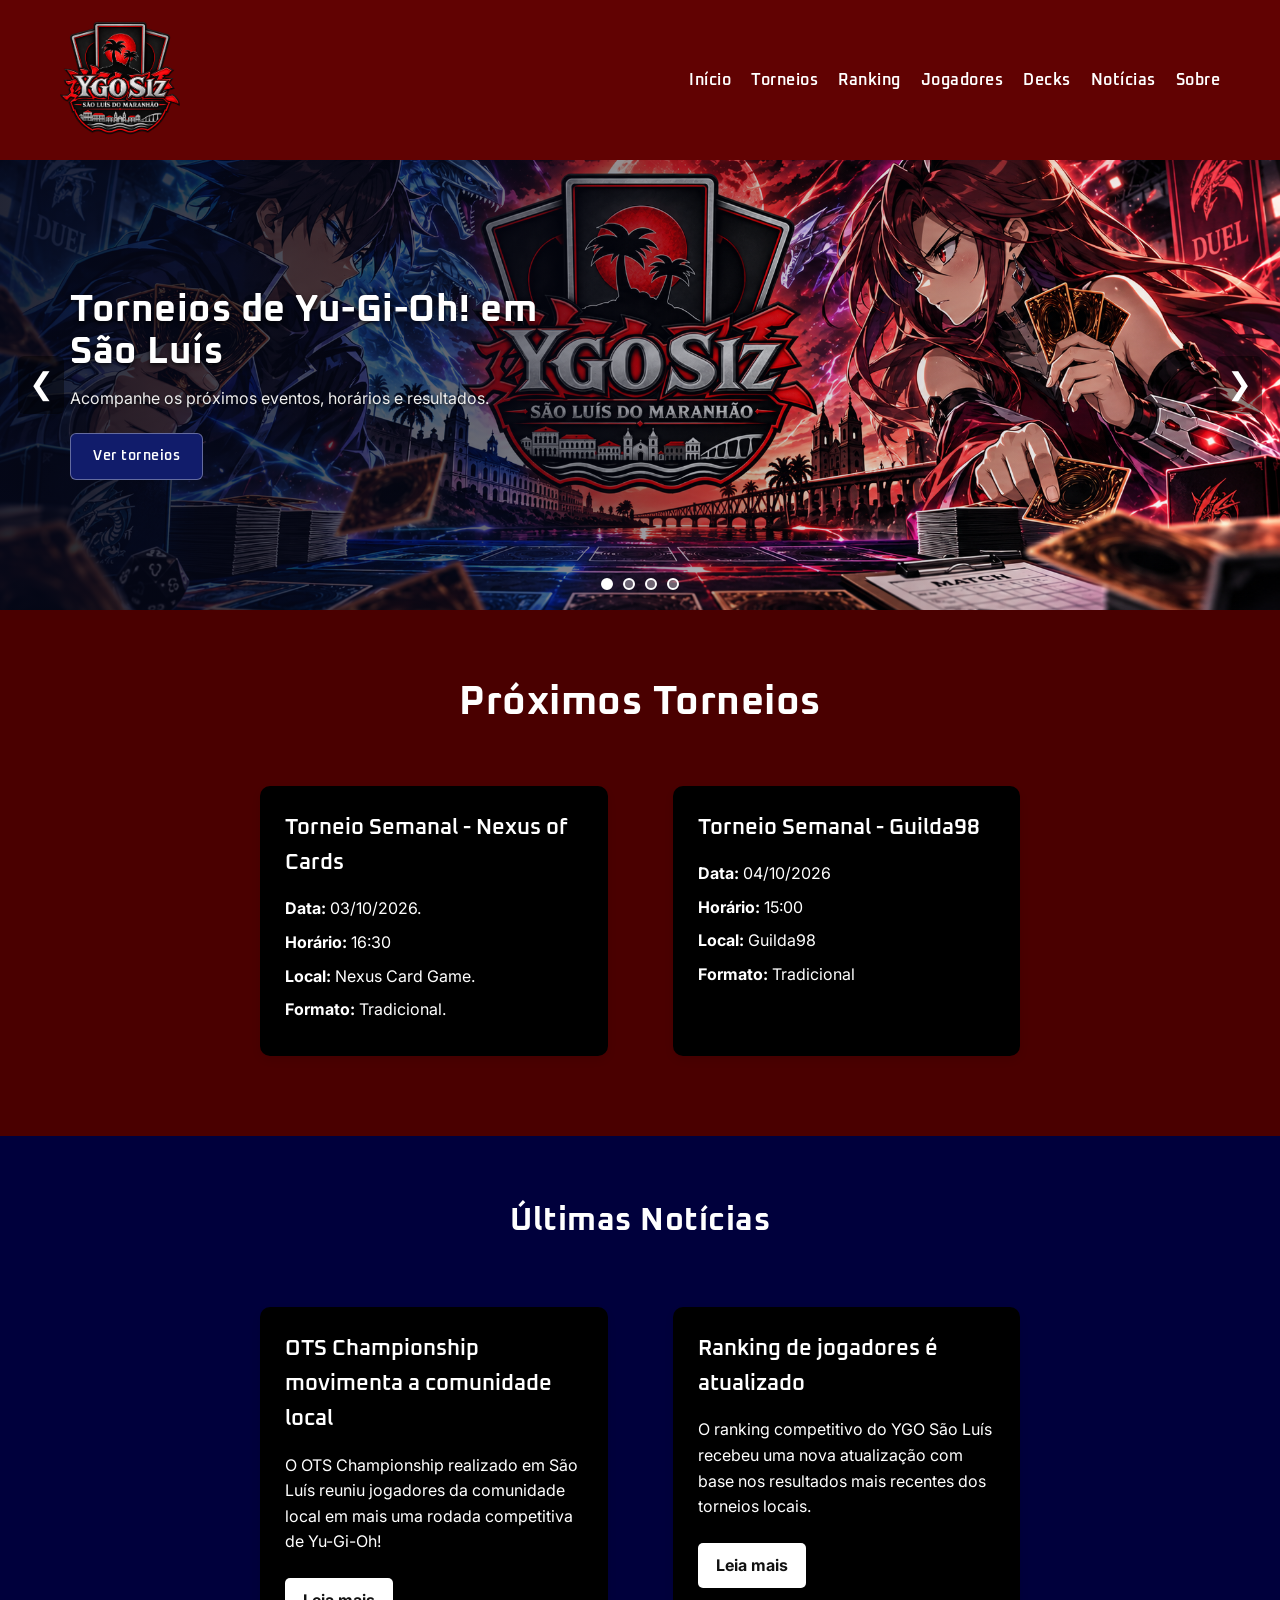
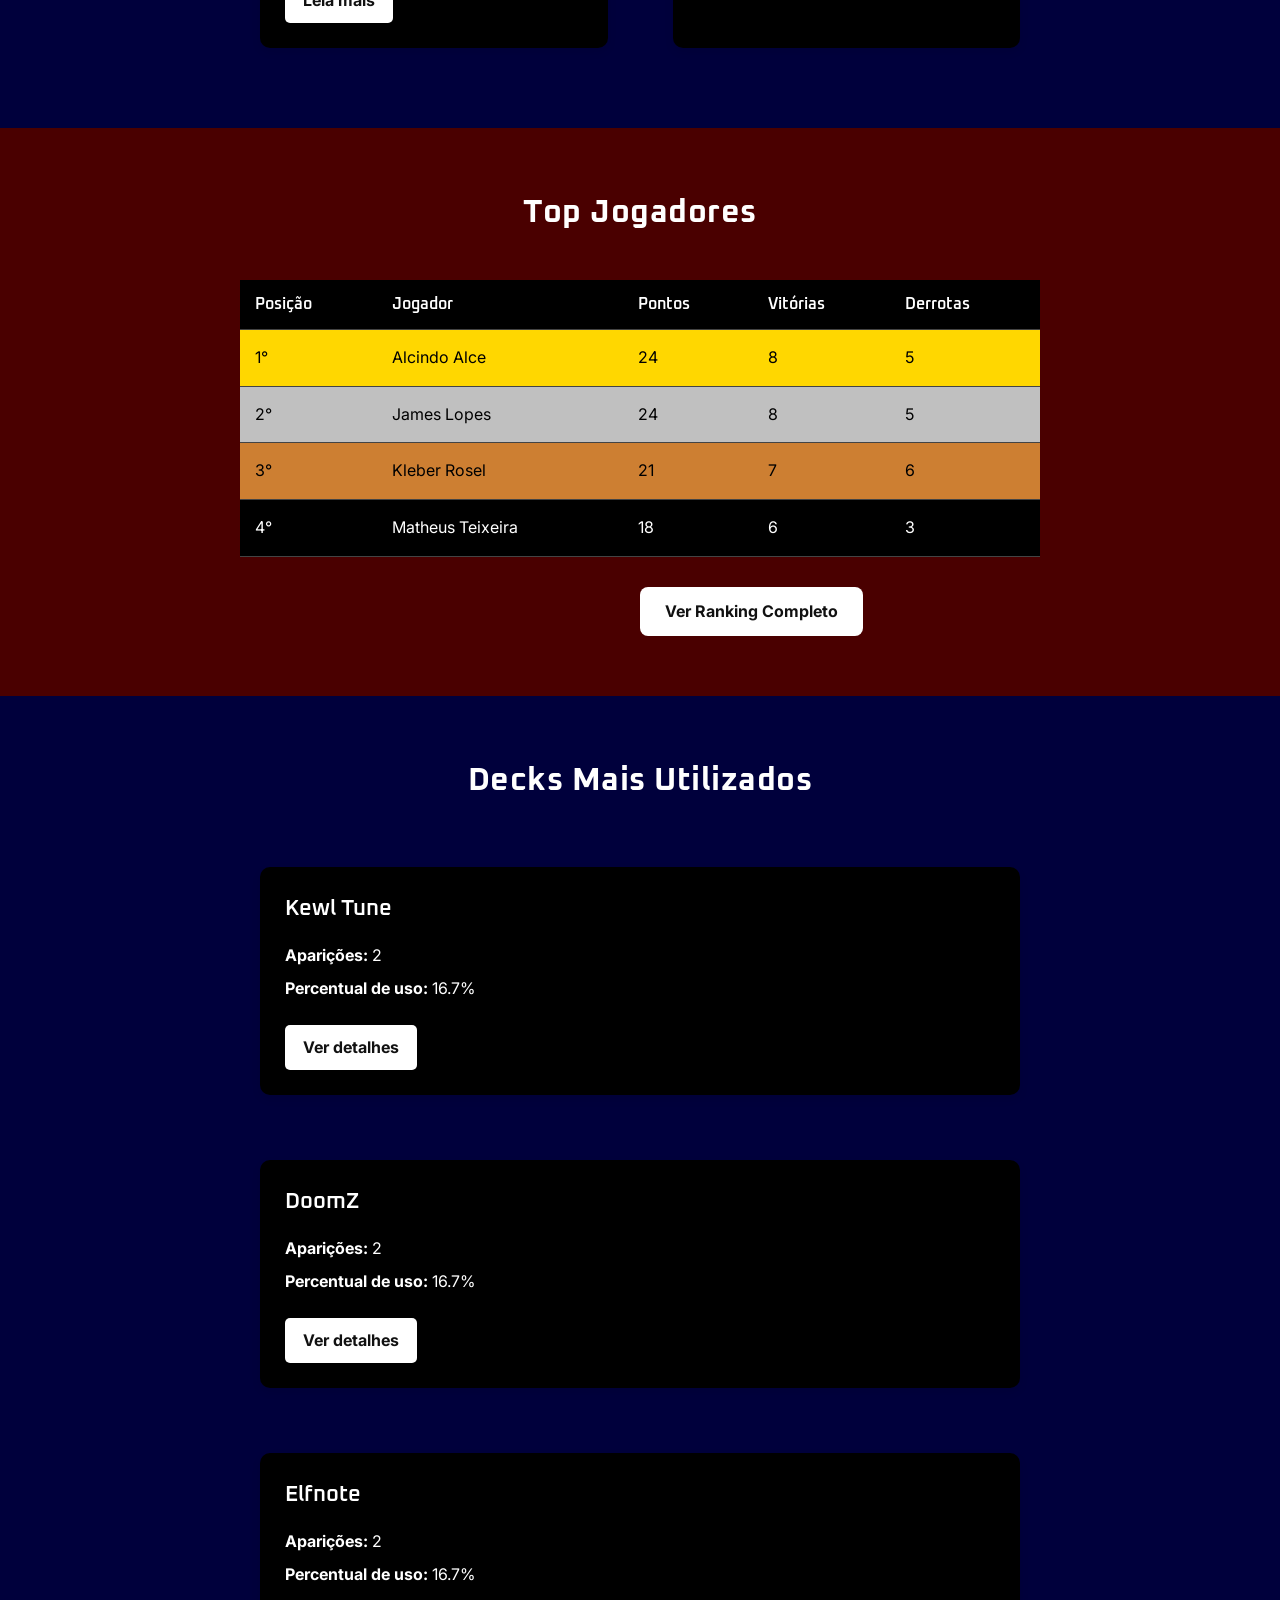
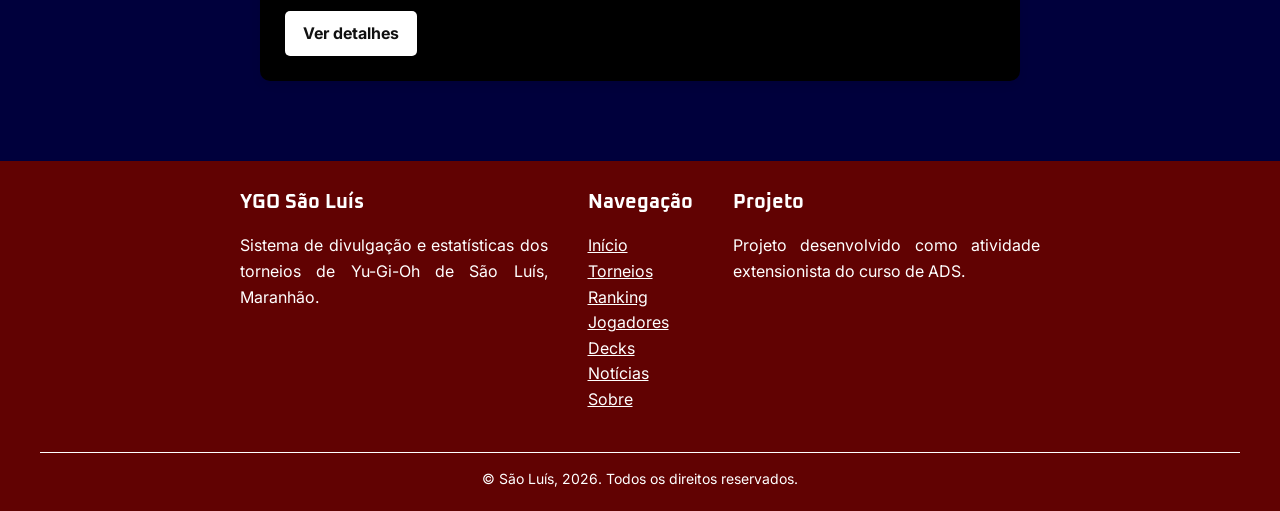
<file: index.html>
<!DOCTYPE html>
    <html lang="pt-br">
        <head>
            <meta charset="UTF-8" />
            <meta name="viewport" content="width=device-width, initial-scale=1.0" />

            <title> Yu-Gi-Oh! São Luís</title>

            <link rel="stylesheet" href="css/style.css">
        </head>
        <body>

            <header>
               <div class="logo">
                    <a href="index.html">
                        <img
                            src="imgYGO/logo-ygo-slz.png"
                            alt="YGO São Luís do Maranhão">
                    </a>
                </div>


                <nav>
                    <ul>
                        <li><a href="index.html">Início</a></li>
                        <li><a href="torneios.html">Torneios</a></li>
                        <li><a href="ranking.html">Ranking</a></li>
                        <li><a href="jogadores.html">Jogadores</a></li>
                        <li><a href="decks.html">Decks</a></li>
                        <li><a href="noticias.html">Notícias</a></li>
                        <li><a href="sobre.html">Sobre</a></li>                      
                    </ul>
                </nav>


            </header>
            <main>
                <section id="banner" class="banner-slider" aria-label="Destaques do YGO São Luís">

                    <div class="slides">

                        <article class="slide ativo" data-link="torneios.html">
                            <img src="imgYGO/banner-torneios.png" alt="Torneios de Yu-Gi-Oh! em São Luís">
                            <div class="slide-overlay">
                                <div class="banner-conteudo">
                                    <h2>Torneios de Yu-Gi-Oh! em São Luís</h2>
                                    <p>Acompanhe os próximos eventos, horários e resultados.</p>
                                    <a href="torneios.html">Ver torneios</a>
                                </div>
                            </div>
                        </article>

                        <article class="slide" data-link="ranking.html">
                            <img src="imgYGO/banner-ranking.png" alt="Ranking dos jogadores de Yu-Gi-Oh! de São Luís">
                            <div class="slide-overlay">
                                <div class="banner-conteudo">
                                    <h2>Ranking da comunidade</h2>
                                    <p>Veja os jogadores com melhor desempenho nos torneios locais.</p>
                                    <a href="ranking.html">Ver ranking</a>
                                </div>
                            </div>
                        </article>

                        <article class="slide" data-link="decks.html">
                            <img src="imgYGO/banner-decks.png" alt="Decks e estatísticas do YGO São Luís">
                            <div class="slide-overlay">
                                <div class="banner-conteudo">
                                    <h2>Decks e estatísticas</h2>
                                    <p>Conheça os decks mais utilizados e seus resultados.</p>
                                    <a href="decks.html">Ver decks</a>
                                </div>
                            </div>
                        </article>

                        <article class="slide" data-link="noticias.html">
                            <img src="imgYGO/banner-noticias.png" alt="Notícias de Yu-Gi-Oh!">
                            <div class="slide-overlay">
                                <div class="banner-conteudo">
                                    <h2>Notícias do mundo de Yu-Gi-Oh!</h2>
                                    <p>Acompanhe novidades, lançamentose informações da comunidade.</p>
                                    <a href="noticias.html">Ver notícias</a>
                                </div>
                            </div>
                        </article>

                    </div>

                    <button class="slider-seta slider-anterior" type="button" aria-label="Slide anterior">&#10094;</button>
                    <button class="slider-seta slider-proximo" type="button" aria-label="Próximo slide">&#10095;</button>

                    <div class="controles-slider" aria-label="Selecionar destaque">
                        <button class="botao-slide ativo" type="button" data-slide="0" aria-label="Mostrar slide 1"></button>
                        <button class="botao-slide" type="button" data-slide="1" aria-label="Mostrar slide 2"></button>
                        <button class="botao-slide" type="button" data-slide="2" aria-label="Mostrar slide 3"></button>
                        <button class="botao-slide" type="button" data-slide="3" aria-label="Mostrar slide 4"></button>
                    </div>

                </section>

                <section id="torneios">
                    <h2> Próximos Torneios </h2>
                        <div class="lista-torneios">
                        <article class="card-torneio">
                            <h3>Torneio Semanal - Nexus of Cards</h3>
                                <p><strong>Data:</strong> 03/10/2026.</p>
                                <p><strong>Horário:</strong> 16:30</p>
                                <p><strong>Local:</strong> Nexus Card Game.</p>
                                <p><strong>Formato:</strong> Tradicional.</p>
                        </article>

                        <article class="card-torneio">
                             <h3>Torneio Semanal - Guilda98</h3>
                                <p><strong>Data:</strong> 04/10/2026</p>
                                <p><strong>Horário:</strong> 15:00</p>
                                <p><strong>Local:</strong> Guilda98</p>
                                <p><strong>Formato:</strong> Tradicional</p>
                        </article>
                        </div>
                </section>

                <section id="noticias">
                    <h2> Últimas Notícias</h2>
                        <div class="lista-noticias">
                        <article class="card-noticia">
                            <h3>OTS Championship movimenta a comunidade local</h3>
                                <p> O OTS Championship realizado em São Luís
                                    reuniu jogadores da comunidade local em mais
                                    uma rodada competitiva de Yu-Gi-Oh!
                                </p>
                            <a href="noticias.html">
                                Leia mais
                            </a>
                        </article>

                        <article class="card-noticia">
                            <h3>Ranking de jogadores é atualizado</h3>
                                <p> O ranking competitivo do YGO São Luís recebeu
                                    uma nova atualização com base nos resultados
                                    mais recentes dos torneios locais.
                                </p>
                            <a href="noticias.html">
                                Leia mais
                            </a>
                       
                        </article> 
                        </div>
                </section>

                <section id="ranking">
                    <h2> Top Jogadores</h2>
                        <div class="tabela-ranking">
                        <table>

                        <thead>
                            <tr>
                                <th>Posição</th>
                                <th>Jogador</th>
                                <th>Pontos</th>
                                <th>Vitórias</th>
                                <th>Derrotas</th>
                            </tr>
                        </thead>

                        <tbody id="ranking-home">
                            
                        </tbody>
                        </table>
                        </div>

                        <a href="ranking.html">
                            Ver Ranking Completo
                        </a>
                </section>

                <section id="Decks">
                    <h2> Decks Mais Utilizados </h2>
                        <div class="lista-decks" id="decks-mais-utilizados">
                            
                        </div>
                </section>

            </main>
            <footer>
                <div class="footer-conteudo">
                    <div class="footer-sobre">
                        <h2>YGO São Luís</h2>
                        <p>Sistema de divulgação e estatísticas
                            dos torneios de Yu-Gi-Oh
                            de São Luís, Maranhão.
                        </p>
                    </div>

                    <div class="footer-navegacao">
                        <h2>Navegação</h2>
                        <ul>
                            <li><a href="index.html">Início</a></li>
                            <li><a href="torneios.html">Torneios</a></li>
                            <li><a href="ranking.html">Ranking</a></li>
                            <li><a href="jogadores.html">Jogadores</a></li>
                            <li><a href="decks.html">Decks</a></li>
                            <li><a href="noticias.html">Notícias</a></li>
                            <li><a href="sobre.html">Sobre</a></li>                      
                        </ul>
                    </div>

                    <div class="footer-contato">
                        <h2>Projeto</h2>
                        <p>Projeto desenvolvido como atividade
                            extensionista do curso de ADS.
                        </p>
                    </div>
                </div>

                <div class="footer-direitos">
                      <p> © São Luís, 2026. Todos os direitos
                        reservados.
                      </p>
                </div>
              
            </footer>

            <script src="js/torneios.js"></script>
            <script src="js/script.js"></script>
        </body>
    </html>
</file>
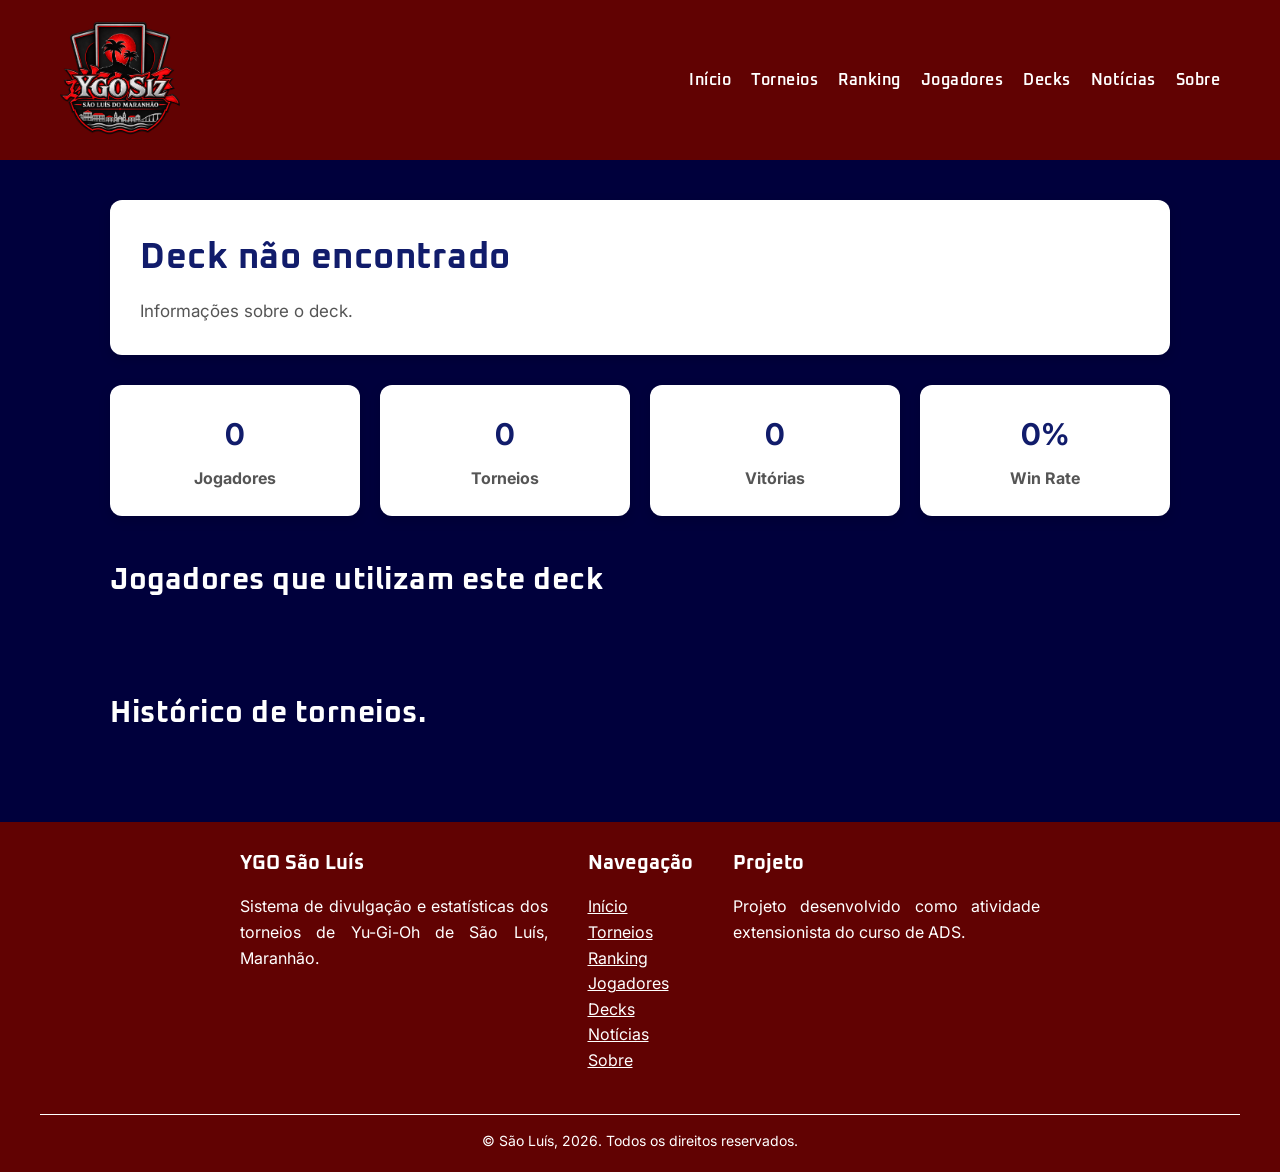
<file: deck.html>
<!DOCTYPE html>
<html lang="pt-br">

<head>
    <meta charset="UTF-8" />
    <meta name="viewport" content="width=device-width, initial-scale=1.0" />

    <title>Deck - Yu-Gi-Oh! São Luís</title>

    <link rel="stylesheet" href="css/style.css">
</head>

<body>

    <header>

        <div class="logo">
            <a href="index.html">
                        <img
                            src="imgYGO/logo-ygo-slz.png"
                            alt="YGO São Luís do Maranhão">
                    </a>
        </div>

        <nav>
            <ul>
                <li><a href="index.html">Início</a></li>
                <li><a href="torneios.html">Torneios</a></li>
                <li><a href="ranking.html">Ranking</a></li>
                <li><a href="jogadores.html">Jogadores</a></li>
                <li><a href="decks.html">Decks</a></li>
                <li><a href="noticias.html">Notícias</a></li>
                <li><a href="sobre.html">Sobre</a></li>
            </ul>
        </nav>

    </header>


    <main>

        <section class="perfil-deck">

            <div class="cabecalho-deck">

                <h2 id="nome-deck">
                    Nome do Deck
                </h2>

                <p id="descricao-deck">
                    Informações sobre o deck.
                </p>

            </div>


            <div class="estatisticas-deck">

                <article class="estatistica-deck">

                    <span class="numero-estatistica"
                          id="jogadores-deck">
                        0
                    </span>

                    <span>
                        Jogadores
                    </span>

                </article>


                <article class="estatistica-deck">

                    <span class="numero-estatistica"
                          id="torneios-deck">
                        0
                    </span>

                    <span>
                        Torneios
                    </span>

                </article>


                <article class="estatistica-deck">

                    <span class="numero-estatistica"
                          id="vitorias-deck">
                        0
                    </span>

                    <span>
                        Vitórias
                    </span>

                </article>


                <article class="estatistica-deck">

                    <span class="numero-estatistica"
                          id="winrate-deck">
                        0%
                    </span>

                    <span>
                        Win Rate
                    </span>

                </article>

            </div>

        </section>


        <section class="jogadores-do-deck">

            <h2>
                Jogadores que utilizam este deck
            </h2>

            <div
                class="lista-jogadores-deck"
                id="lista-jogadores-deck">
            </div>

        </section>

        <section class="historico-deck">

            <h2>
                Histórico de torneios.
            </h2>

            <div
                class="lista-historico-deck"
                id="lista-historico-deck">
            </div>

        </section>


    </main>


  <footer>
                <div class="footer-conteudo">
                    <div class="footer-sobre">
                        <h2>YGO São Luís</h2>
                        <p>Sistema de divulgação e estatísticas
                            dos torneios de Yu-Gi-Oh
                            de São Luís, Maranhão.
                        </p>
                    </div>

                    <div class="footer-navegacao">
                        <h2>Navegação</h2>
                        <ul>
                            <li><a href="index.html">Início</a></li>
                            <li><a href="torneios.html">Torneios</a></li>
                            <li><a href="ranking.html">Ranking</a></li>
                            <li><a href="jogadores.html">Jogadores</a></li>
                            <li><a href="decks.html">Decks</a></li>
                            <li><a href="noticias.html">Notícias</a></li>
                            <li><a href="sobre.html">Sobre</a></li>
                        </ul>
                    </div>

                    <div class="footer-contato">
                        <h2>Projeto</h2>
                        <p>Projeto desenvolvido como atividade
                            extensionista do curso de ADS.
                        </p>
                    </div>
                </div>

                <div class="footer-direitos">
                      <p> © São Luís, 2026. Todos os direitos
                        reservados.
                      </p>
                </div>
              
            </footer>

            <script src="js/torneios.js"></script>
            <script src="js/decklists.js"></script>
            <script src="js/script.js"></script>

</body>

</html>
</file>
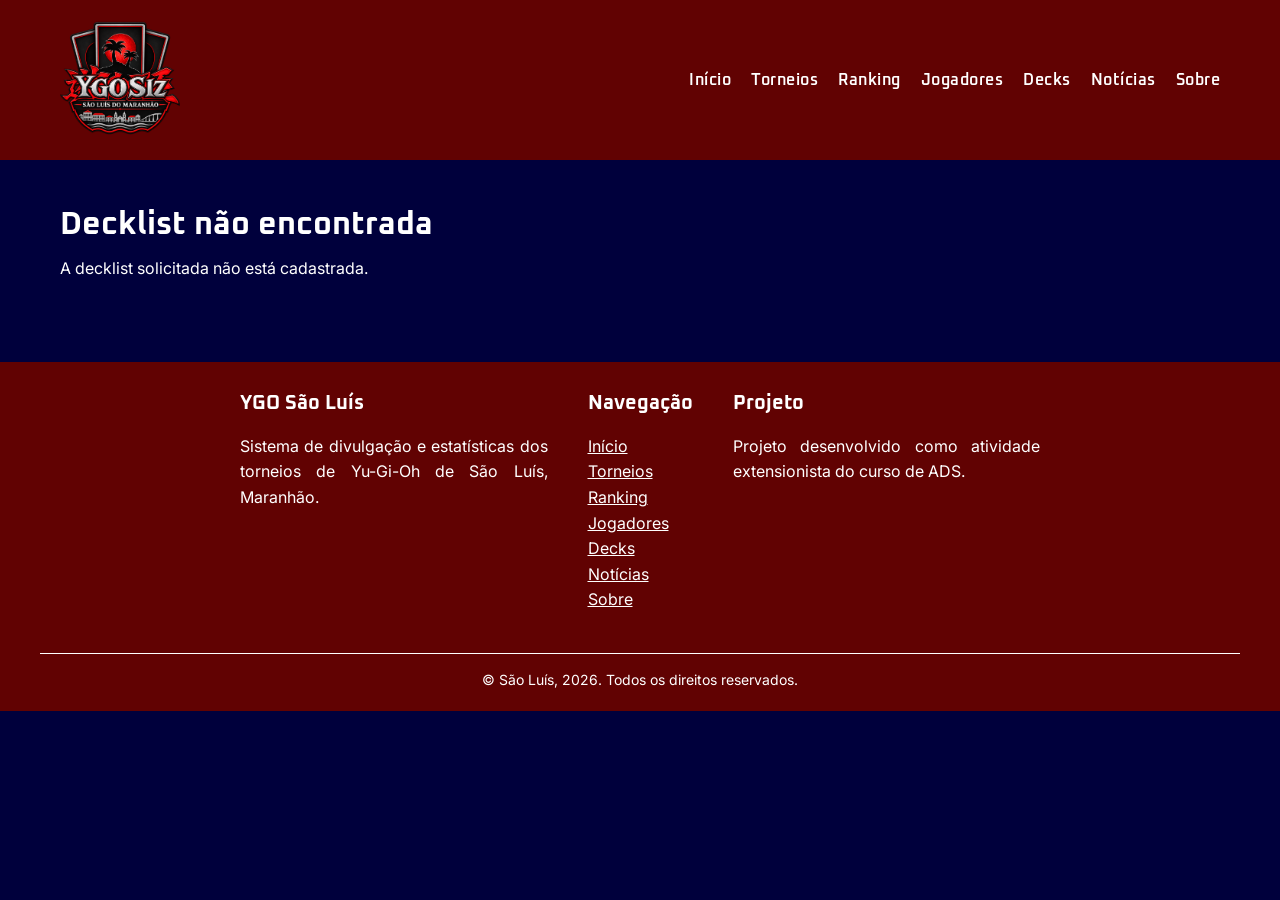
<file: decklist.html>
<!DOCTYPE html>
<html lang="pt-br">

<head>
    <meta charset="UTF-8" />
    <meta name="viewport" content="width=device-width, initial-scale=1.0" />

    <title>Decklist - Yu-Gi-Oh! São Luís</title>

    <link rel="stylesheet" href="css/style.css">
</head>

<body>

    <header>

        <div class="logo">
            <a href="index.html">
                <img
                    src="imgYGO/logo-ygo-slz.png"
                    alt="YGO São Luís do Maranhão">
            </a>
        </div>

        <nav>
            <ul>
                <li><a href="index.html">Início</a></li>
                <li><a href="torneios.html">Torneios</a></li>
                <li><a href="ranking.html">Ranking</a></li>
                <li><a href="jogadores.html">Jogadores</a></li>
                <li><a href="decks.html">Decks</a></li>
                <li><a href="noticias.html">Notícias</a></li>
                <li><a href="sobre.html">Sobre</a></li>
            </ul>
        </nav>

    </header>


    <main>

        <section class="pagina-decklist">

            <div class="cabecalho-decklist">

                <p class="decklist-label">
                    DECKLIST
                </p>

                <h1 id="decklist-jogador">
                    Jogador
                </h1>

                <h2 id="decklist-deck">
                    Deck
                </h2>

                <div
                    class="decklist-torneios"
                    id="decklist-torneios">
                </div>

            </div>


            <section class="secao-decklist">

                <div class="titulo-secao-decklist">

                    <h2>
                        Main Deck
                    </h2>

                    <span id="quantidade-main">
                        0 cartas
                    </span>

                </div>

                <div
                    class="grade-cartas-decklist"
                    id="decklist-main">
                </div>

            </section>


            <section class="secao-decklist">

                <div class="titulo-secao-decklist">

                    <h2>
                        Extra Deck
                    </h2>

                    <span id="quantidade-extra">
                        0 cartas
                    </span>

                </div>

                <div
                    class="grade-cartas-decklist"
                    id="decklist-extra">
                </div>

            </section>


            <section class="secao-decklist">

                <div class="titulo-secao-decklist">

                    <h2>
                        Side Deck
                    </h2>

                    <span id="quantidade-side">
                        0 cartas
                    </span>

                </div>

                <div
                    class="grade-cartas-decklist"
                    id="decklist-side">
                </div>

            </section>

        </section>

    </main>


    <footer>

        <div class="footer-conteudo">

            <div class="footer-sobre">

                <h2>YGO São Luís</h2>

                <p>
                    Sistema de divulgação e estatísticas
                    dos torneios de Yu-Gi-Oh
                    de São Luís, Maranhão.
                </p>

            </div>


            <div class="footer-navegacao">

                <h2>Navegação</h2>

                <ul>
                    <li><a href="index.html">Início</a></li>
                    <li><a href="torneios.html">Torneios</a></li>
                    <li><a href="ranking.html">Ranking</a></li>
                    <li><a href="jogadores.html">Jogadores</a></li>
                    <li><a href="decks.html">Decks</a></li>
                    <li><a href="noticias.html">Notícias</a></li>
                    <li><a href="sobre.html">Sobre</a></li>
                </ul>

            </div>


            <div class="footer-contato">

                <h2>Projeto</h2>

                <p>
                    Projeto desenvolvido como atividade
                    extensionista do curso de ADS.
                </p>

            </div>

        </div>


        <div class="footer-direitos">

            <p>
                © São Luís, 2026. Todos os direitos
                reservados.
            </p>

        </div>

    </footer>


    <script src="js/torneios.js"></script>
    <script src="js/decklists.js"></script>
    <script src="js/script.js"></script>

</body>

</html>
</file>
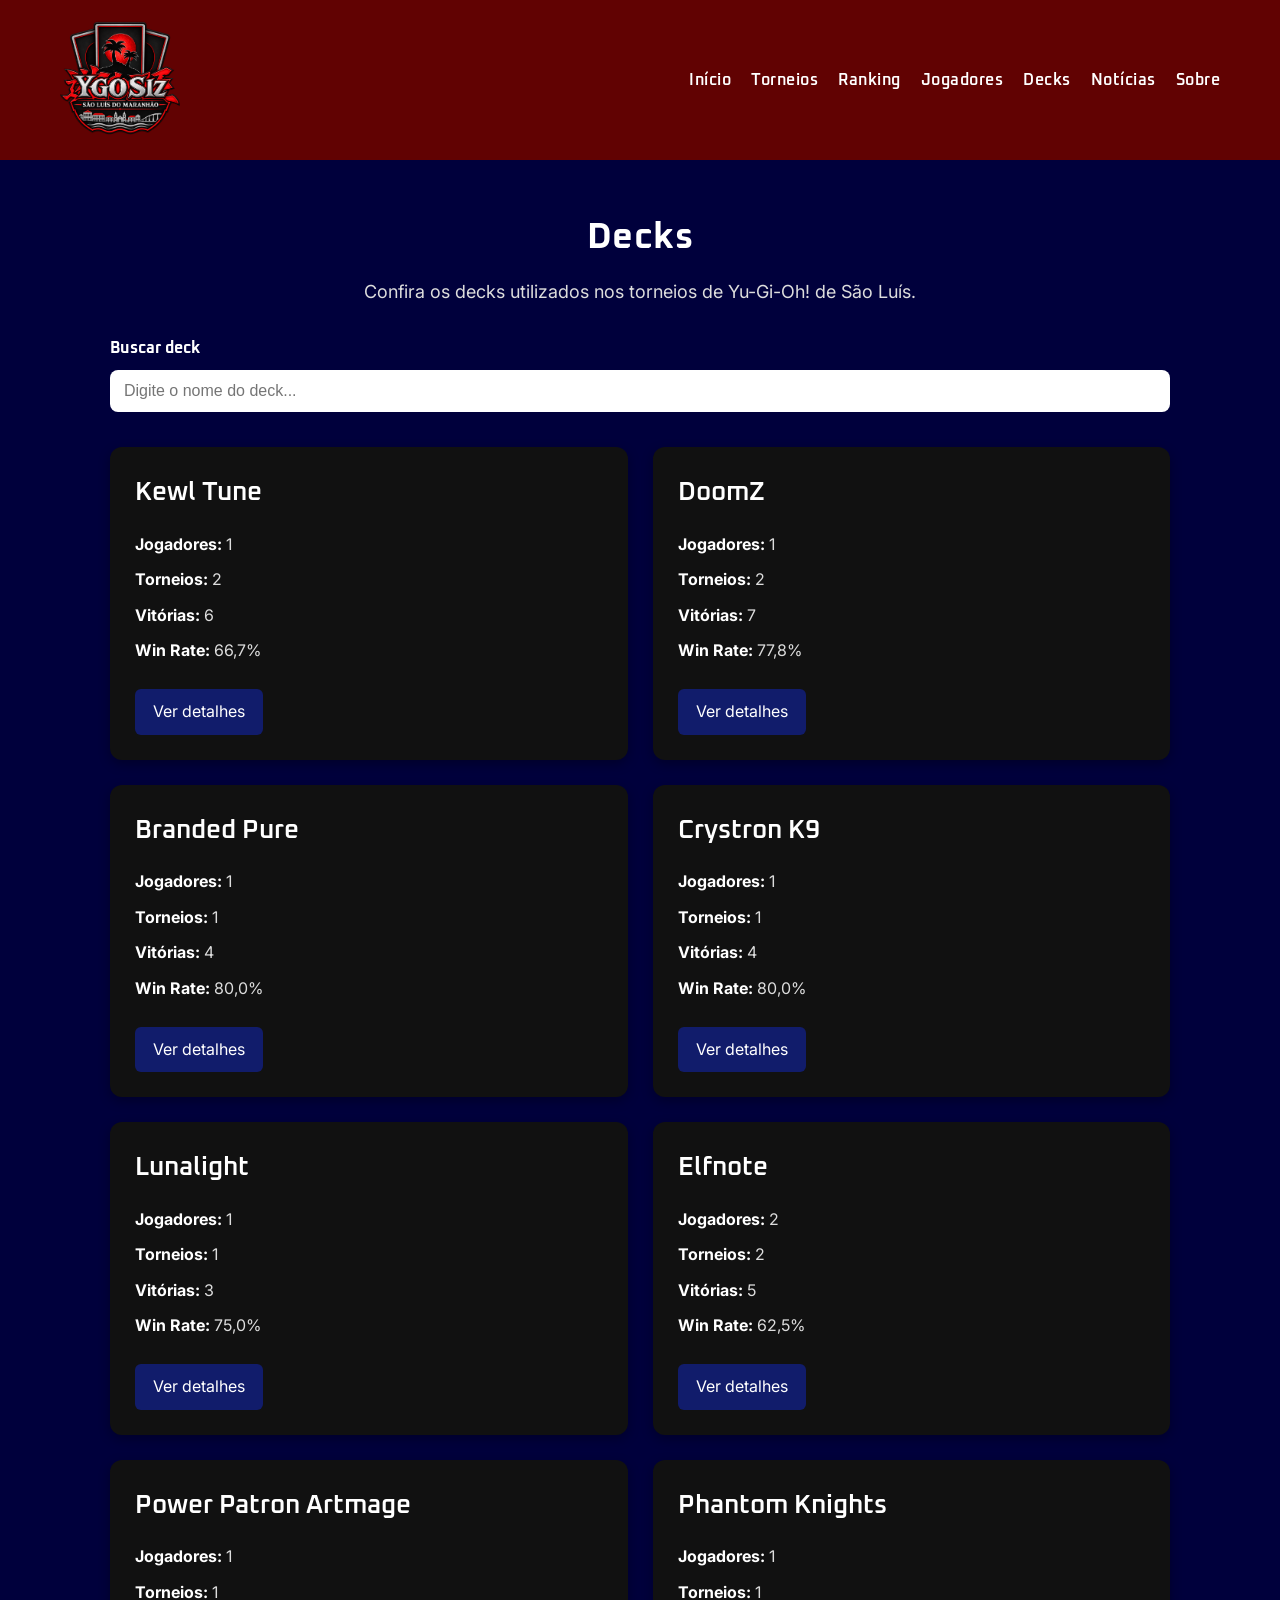
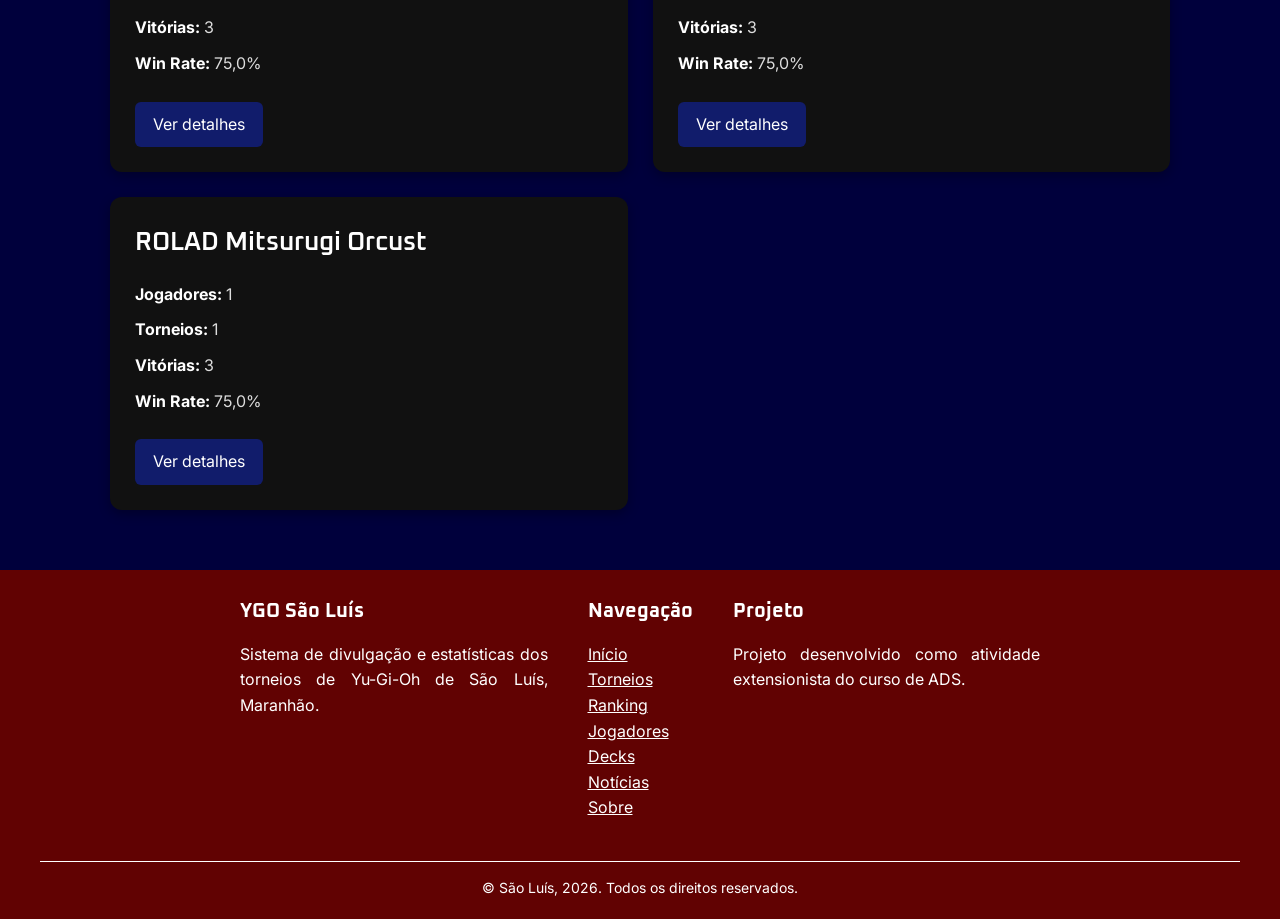
<file: decks.html>
<!DOCTYPE html>
    <html lang="pt-br">

        <head>
            <meta charset="UTF-8" />
            <meta name="viewport" content="width=device-width, initial-scale=1.0" />

            <title> Decks - Yu-Gi-Oh! São Luís</title>

            <link rel="stylesheet" href="css/style.css">
        </head>

        <body>

            <header>
                <div class="logo">
                    <a href="index.html">
                        <img
                            src="imgYGO/logo-ygo-slz.png"
                            alt="YGO São Luís do Maranhão">
                    </a>
                </div>

                <nav>
                    <ul>
                        <li><a href="index.html">Início</a></li>
                        <li><a href="torneios.html">Torneios</a></li>
                        <li><a href="ranking.html">Ranking</a></li>
                        <li><a href="jogadores.html">Jogadores</a></li>
                        <li><a href="decks.html">Decks</a></li>
                        <li><a href="noticias.html">Notícias</a></li>
                        <li><a href="sobre.html">Sobre</a></li>                    
                    </ul>
                </nav>

            </header>

            <main>

    <section id="pagina-decks">

        <h2>Decks</h2>

        <p class="descricao-pagina">
            Confira os decks utilizados nos torneios
            de Yu-Gi-Oh! de São Luís.
        </p>

    </section>


    <section class="busca-decks">

        <label for="busca-deck">
            Buscar deck
        </label>

        <input
            type="text"
            id="busca-deck"
            placeholder="Digite o nome do deck..."
        >

    </section>


    <section class="lista-decks-pagina" id="lista-decks">

    </section>

</main>
           <footer>
                <div class="footer-conteudo">
                    <div class="footer-sobre">
                        <h2>YGO São Luís</h2>
                        <p>Sistema de divulgação e estatísticas
                            dos torneios de Yu-Gi-Oh
                            de São Luís, Maranhão.
                        </p>
                    </div>

                    <div class="footer-navegacao">
                        <h2>Navegação</h2>
                        <ul>
                            <li><a href="index.html">Início</a></li>
                            <li><a href="torneios.html">Torneios</a></li>
                            <li><a href="ranking.html">Ranking</a></li>
                            <li><a href="jogadores.html">Jogadores</a></li>
                            <li><a href="decks.html">Decks</a></li>
                            <li><a href="noticias.html">Notícias</a></li>
                            <li><a href="sobre.html">Sobre</a></li>
                        </ul>
                    </div>

                    <div class="footer-contato">
                        <h2>Projeto</h2>
                        <p>Projeto desenvolvido como atividade
                            extensionista do curso de ADS.
                        </p>
                    </div>
                </div>

                <div class="footer-direitos">
                      <p> © São Luís, 2026. Todos os direitos
                        reservados.
                      </p>
                </div>
              
            </footer>

            <script src="js/torneios.js"></script>
            <script src="js/decklists.js"></script>
            <script src="js/script.js"></script>


        </body>
    </html>
</file>
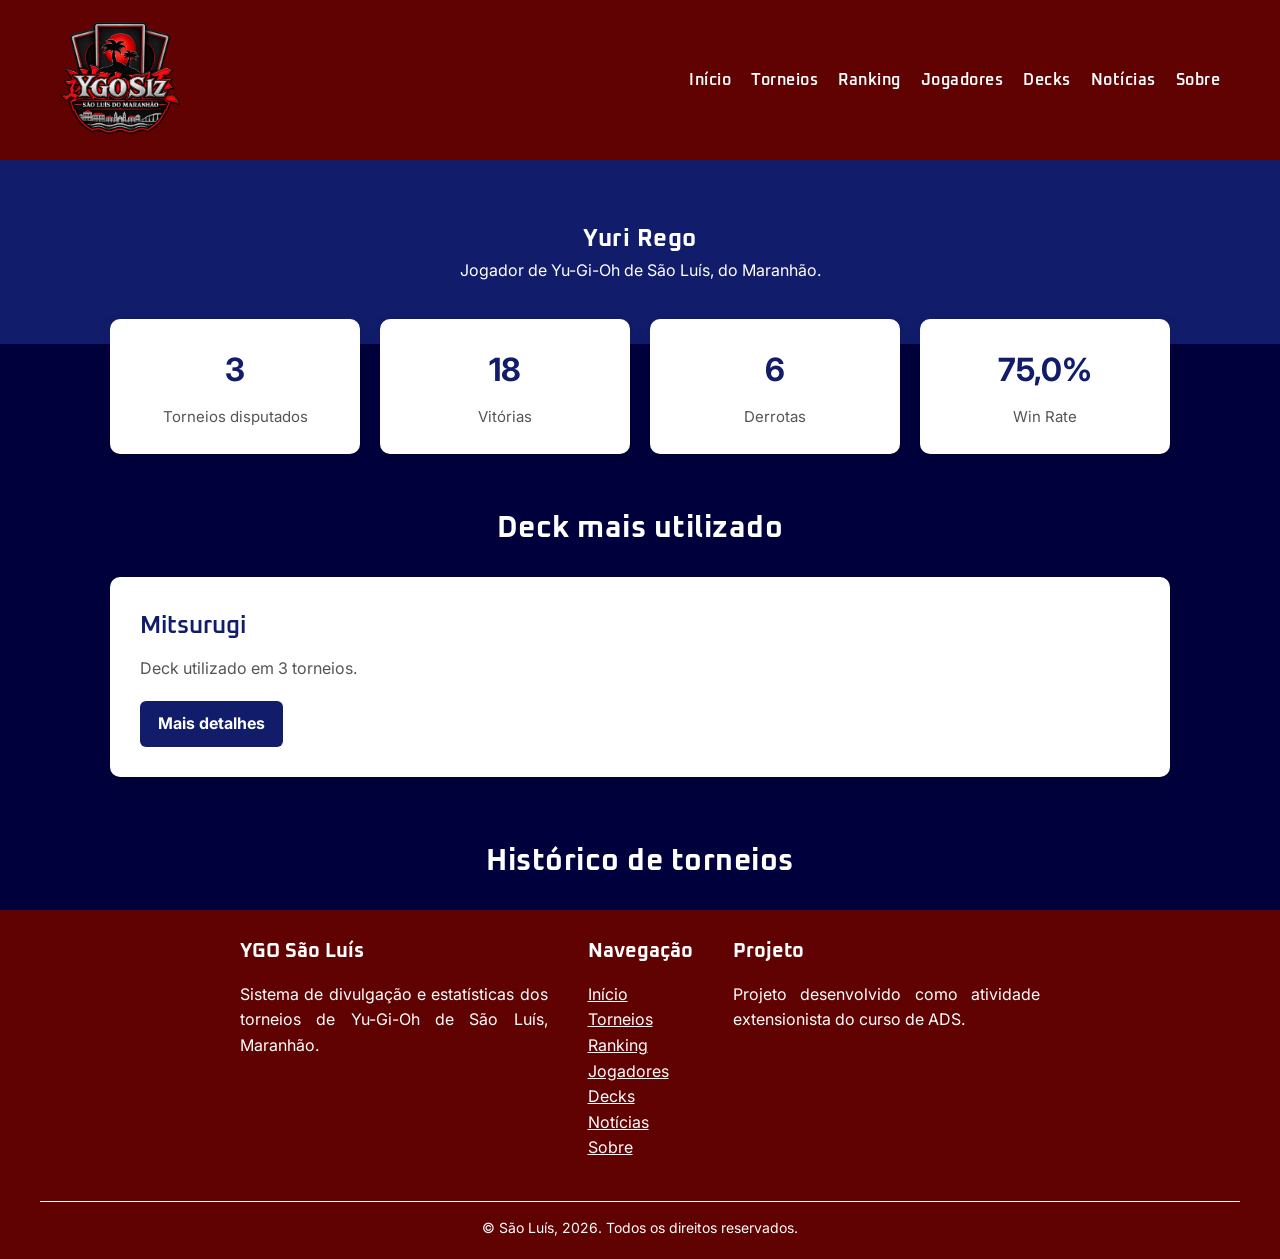
<file: jogador.html>
<!DOCTYPE html>
    <html lang="pt-br">

        <head>
            <meta charset="UTF-8" />
            <meta name="viewport" content="width=device-width, initial-scale=1.0" />

            <title>Perfil do jogador - Yu-Gi-Oh! São Luís</title>

            <link rel="stylesheet" href="css/style.css">
        </head>

        <body>

            <header>
                <div class="logo">
                    <a href="index.html">
                        <img
                            src="imgYGO/logo-ygo-slz.png"
                            alt="YGO São Luís do Maranhão">
                    </a>
                </div>

                <nav>
                    <ul>
                        <li><a href="index.html">Início</a></li>
                        <li><a href="torneios.html">Torneios</a></li>
                        <li><a href="ranking.html">Ranking</a></li>
                        <li><a href="jogadores.html">Jogadores</a></li>
                        <li><a href="decks.html">Decks</a></li>
                        <li><a href="noticias.html">Notícias</a></li>
                        <li><a href="sobre.html">Sobre</a></li>                    
                    </ul>
                </nav>

            </header>


        <main>
            <section class="perfil-jogador">
                <div class="cabecalho-jogador">

                    <h2 id="nome-jogador">Yuri Rego</h2>

                    <p id="descricao-jogador">
                       Jogador de Yu-Gi-Oh de São Luís,
                       do Maranhão.
                    </p>

                </div>
            </section>

            <section class="estatisticas-jogador">
                <div class="estatistica">

                    <span class="numero" id="torneios-jogador">
                        3
                    </span>

                    <span class="titulo-estatistica">
                        Torneios disputados
                    </span>

                </div>

                <div class="estatistica">
                    <span class="numero" id="vitorias-jogador">
                        18
                    </span>

                    <span class="titulo-estatistica">
                        Vitórias
                    </span>

                </div>


                <div class="estatistica">
                    <span class="numero" id="derrotas-jogador">
                        6
                    </span>

                    <span class="titulo-estatistica">
                        Derrotas
                    </span>

                </div>


                <div class="estatistica">
                    <span class="numero" id="winrate-jogador">
                        75,0%
                    </span>

                    <span class="titulo-estatistica">
                         Win Rate
                    </span>

                </div>

            </section>


            <section class="deck-principal">

                        <h2>Deck mais utilizado</h2>

                <div class="card-deck-principal">

                        <h3 id="deck-jogador">Mitsurugi</h3>

                        <p id="uso-deck">Deck utilizado em 3 torneios.</p>

                        <a href="decks.html" id="link-deck-jogador">
                            Mais detalhes
                        </a>

                </div>

            </section>

            <section class="historico-torneios">

                <h2>Histórico de torneios</h2>

                <div class="lista-historico" id="lista-historico-jogador">

                </div>

            </section>
            </main>
         <footer>
                <div class="footer-conteudo">
                    <div class="footer-sobre">
                        <h2>YGO São Luís</h2>
                        <p>Sistema de divulgação e estatísticas
                            dos torneios de Yu-Gi-Oh
                            de São Luís, Maranhão.
                        </p>
                    </div>

                    <div class="footer-navegacao">
                        <h2>Navegação</h2>
                        <ul>
                            <li><a href="index.html">Início</a></li>
                            <li><a href="torneios.html">Torneios</a></li>
                            <li><a href="ranking.html">Ranking</a></li>
                            <li><a href="jogadores.html">Jogadores</a></li>
                            <li><a href="decks.html">Decks</a></li>
                            <li><a href="noticias.html">Notícias</a></li>
                            <li><a href="sobre.html">Sobre</a></li>
                        </ul>
                    </div>

                    <div class="footer-contato">
                        <h2>Projeto</h2>
                        <p>Projeto desenvolvido como atividade
                            extensionista do curso de ADS.
                        </p>
                    </div>
                </div>

                <div class="footer-direitos">
                      <p> © São Luís, 2026. Todos os direitos
                        reservados.
                      </p>
                </div>
            </footer>

             <script src="js/torneios.js"></script>
             <script src="js/decklists.js"></script>
             <script src="js/script.js"></script>
             
        </body>
    </html>
</file>
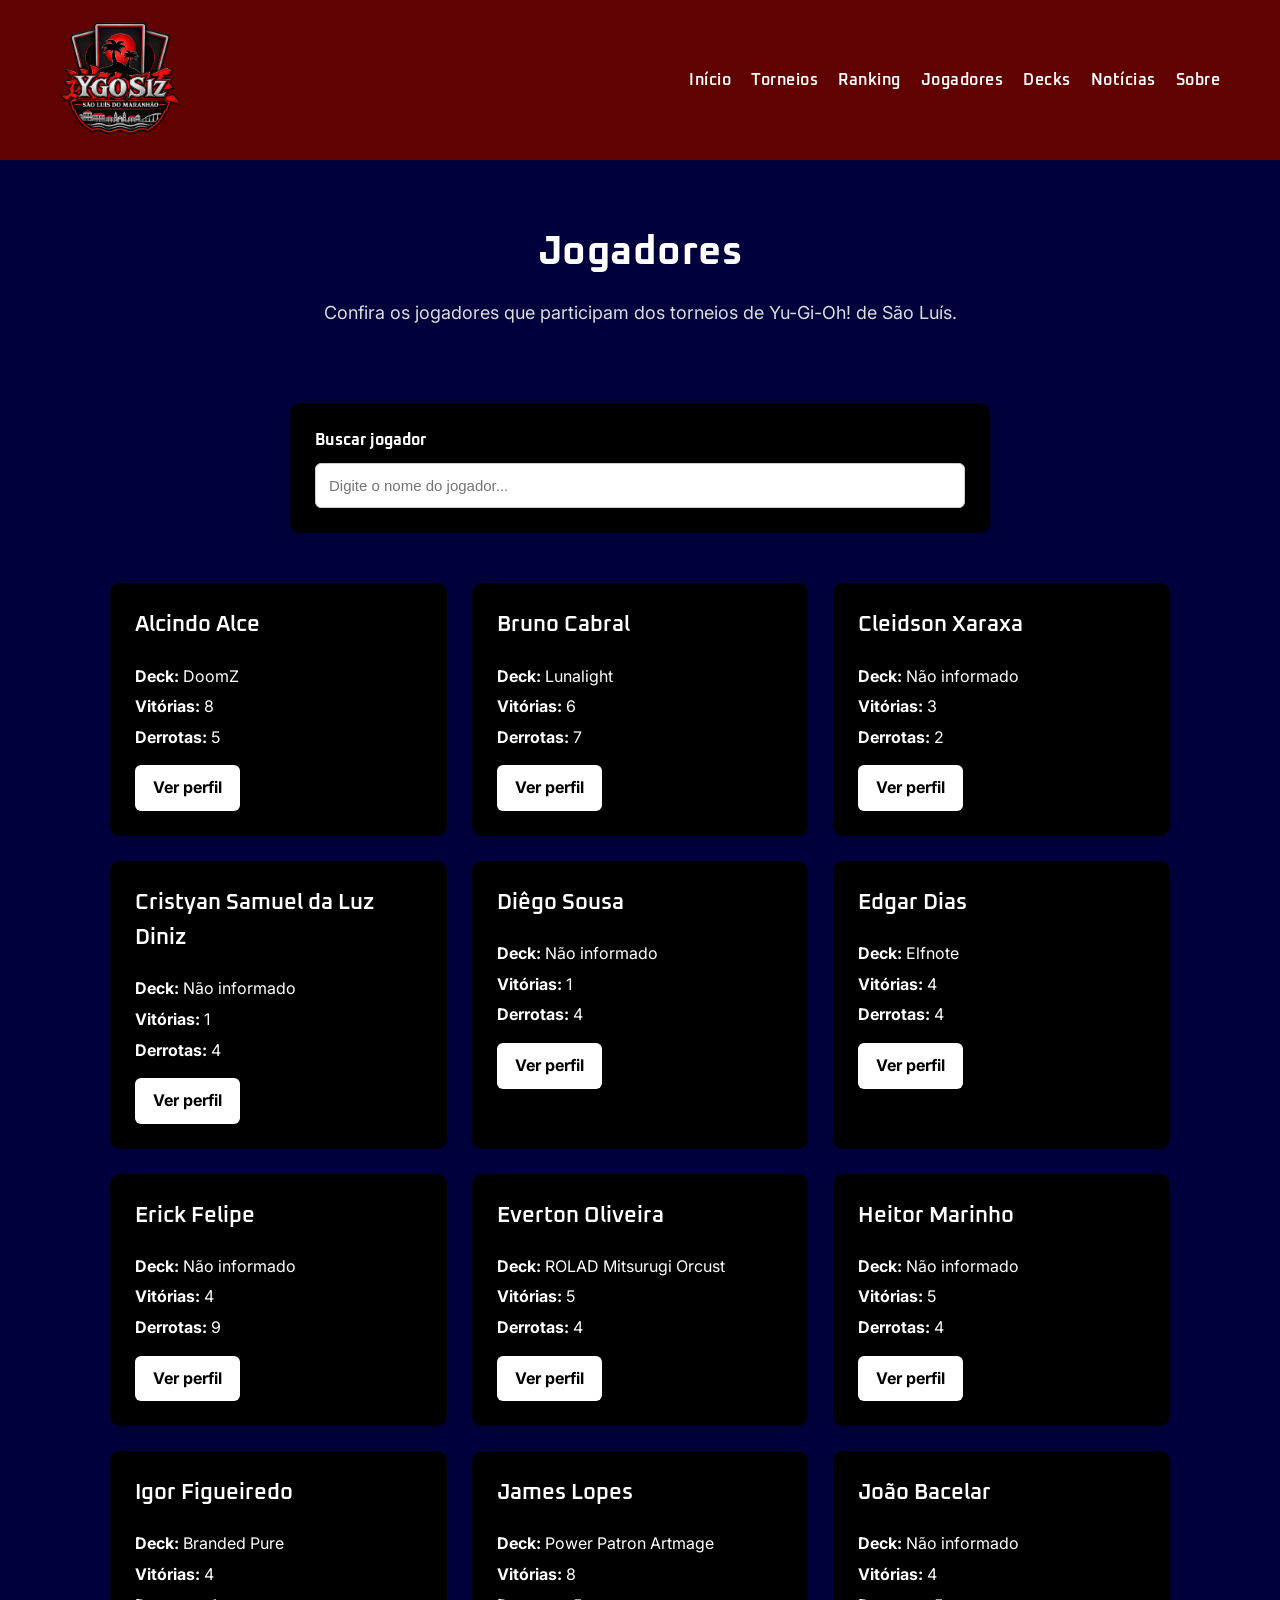
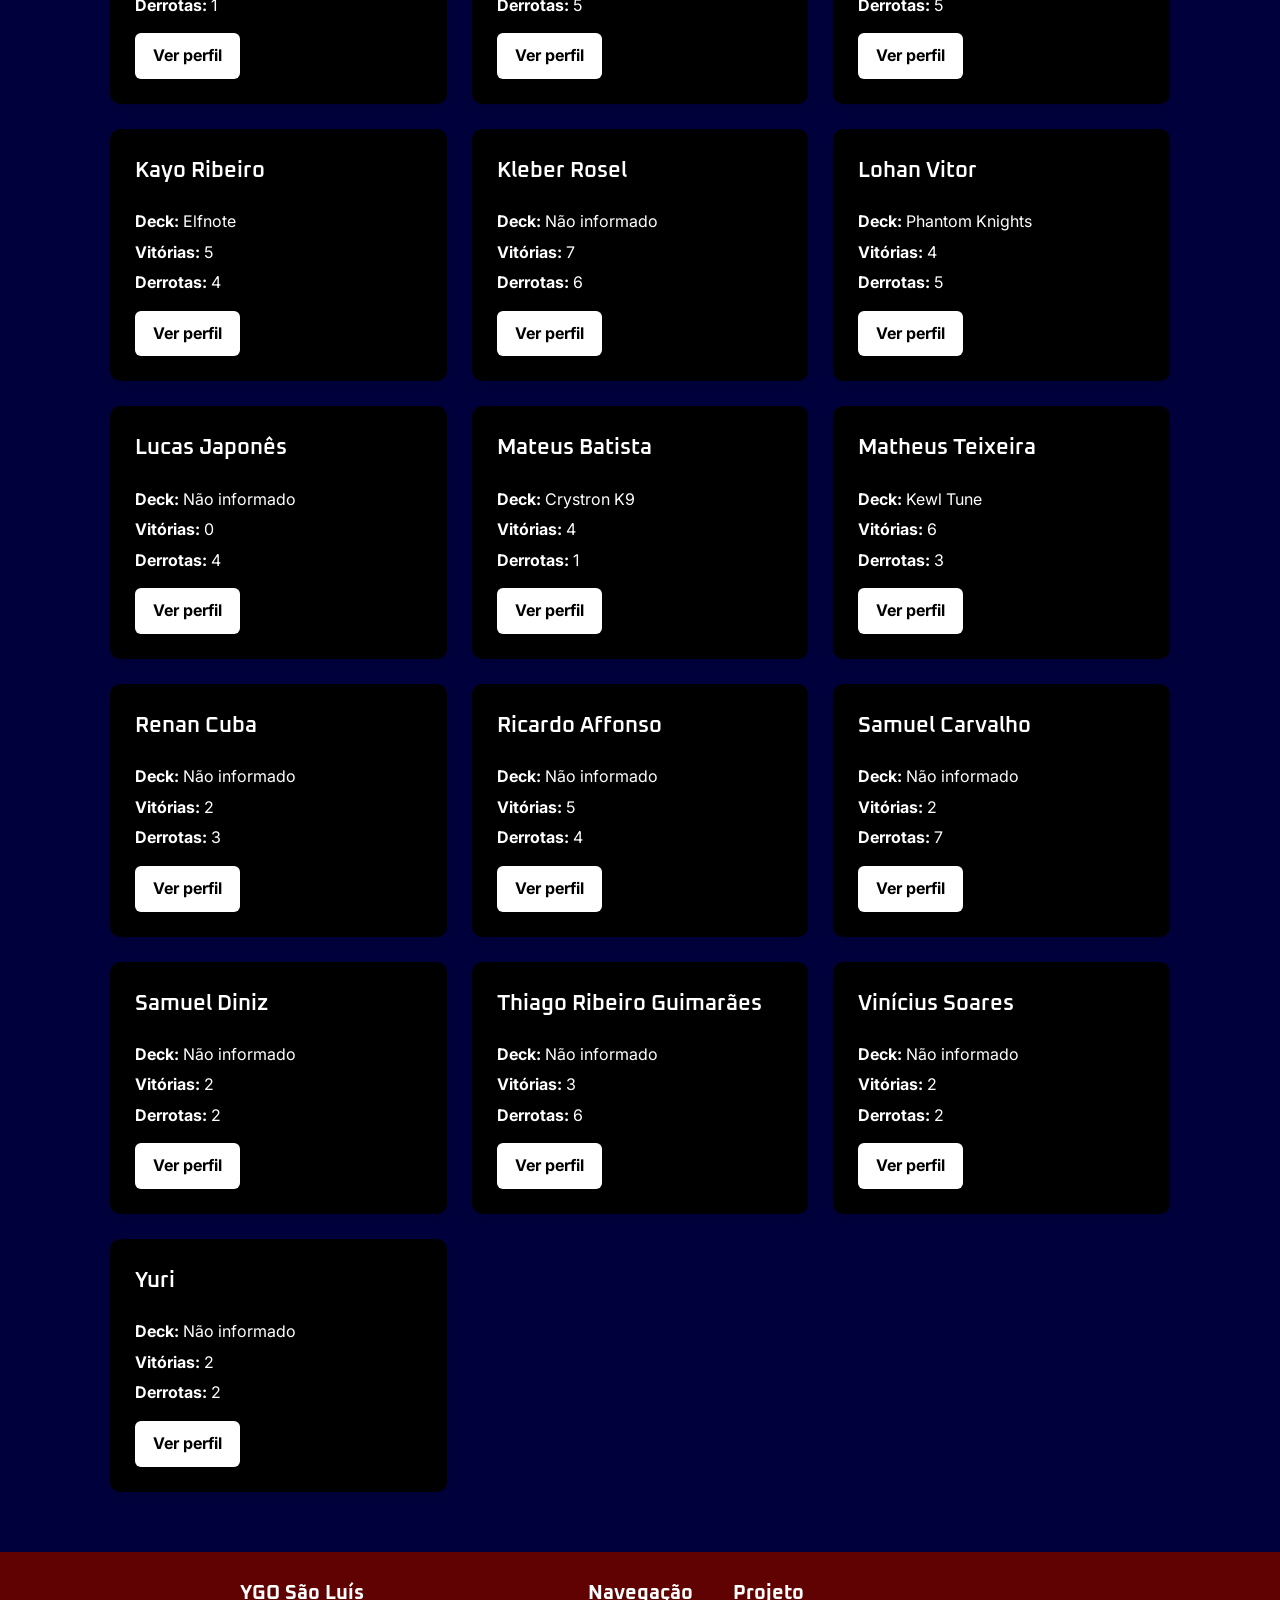
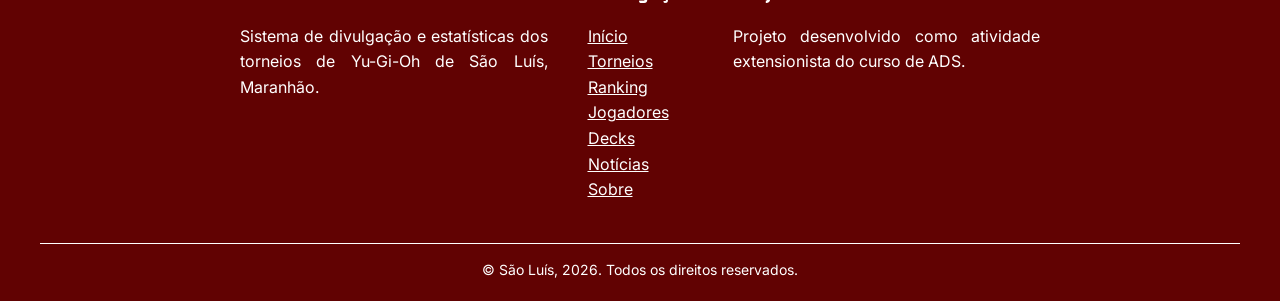
<file: jogadores.html>
<!DOCTYPE html>
    <html lang="pt-br">

        <head>
            <meta charset="UTF-8" />
            <meta name="viewport" content="width=device-width, initial-scale=1.0" />

            <title>Jogadores - Yu-Gi-Oh! São Luís</title>

            <link rel="stylesheet" href="css/style.css">
        </head>

        <body>

            <header>
                <div class="logo">
                    <a href="index.html">
                        <img
                            src="imgYGO/logo-ygo-slz.png"
                            alt="YGO São Luís do Maranhão">
                    </a>
                </div>

                <nav>
                    <ul>
                        <li><a href="index.html">Início</a></li>
                        <li><a href="torneios.html">Torneios</a></li>
                        <li><a href="ranking.html">Ranking</a></li>
                        <li><a href="jogadores.html">Jogadores</a></li>
                        <li><a href="decks.html">Decks</a></li>
                        <li><a href="noticias.html">Notícias</a></li>
                        <li><a href="sobre.html">Sobre</a></li>
                    </ul>
                </nav>

            </header>

            <main>
                <section id="pagina-jogadores">
                    <h2>Jogadores</h2>

                    <p class="descricao-pagina">
                     Confira os jogadores que participam
                     dos torneios de Yu-Gi-Oh! de São Luís.
                    </p>

                </section>

                <section class="busca-jogadores">
                    <label for="busca-jogador">
                    Buscar jogador
                    </label>

                    <input
                    type="text"
                    id="busca-jogador"
                    placeholder="Digite o nome do jogador...">

                </section>

                <section class="lista-jogadores" id="lista-jogadores">

                </section>
                </main>

            <footer>
                <div class="footer-conteudo">
                    <div class="footer-sobre">
                        <h2>YGO São Luís</h2>
                        <p>Sistema de divulgação e estatísticas
                            dos torneios de Yu-Gi-Oh
                            de São Luís, Maranhão.
                        </p>
                    </div>

                    <div class="footer-navegacao">
                        <h2>Navegação</h2>
                        <ul>
                            <li><a href="index.html">Início</a></li>
                            <li><a href="torneios.html">Torneios</a></li>
                            <li><a href="ranking.html">Ranking</a></li>
                            <li><a href="jogadores.html">Jogadores</a></li>
                            <li><a href="decks.html">Decks</a></li>
                            <li><a href="noticias.html">Notícias</a></li> 
                            <li><a href="sobre.html">Sobre</a></li>                     
                        </ul>
                    </div>

                    <div class="footer-contato">
                        <h2>Projeto</h2>
                        <p>Projeto desenvolvido como atividade
                            extensionista do curso de ADS.
                        </p>
                    </div>
                </div>

                <div class="footer-direitos">
                      <p> © São Luís, 2026. Todos os direitos
                        reservados.
                      </p>
                </div>
            </footer>

            <script src="js/torneios.js"></script>
            <script src="js/decklists.js"></script>
            <script src="js/script.js"></script>
        </body>
    </html>
</file>
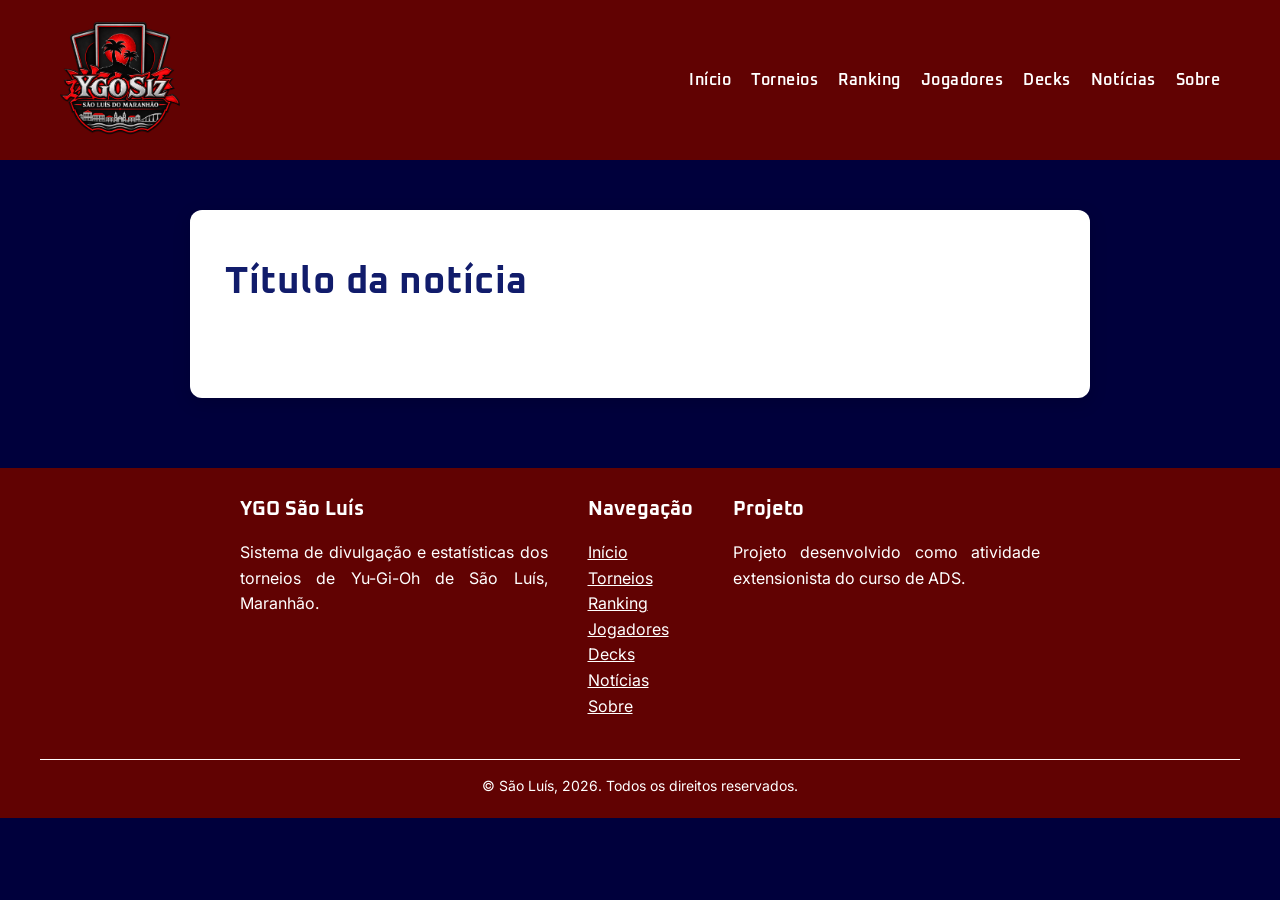
<file: noticia.html>
<!DOCTYPE html>
<html lang="pt-br">

<head>
    <meta charset="UTF-8" />
    <meta name="viewport" content="width=device-width, initial-scale=1.0" />

    <title>Notícia - Yu-Gi-Oh! São Luís</title>

    <link rel="stylesheet" href="css/style.css">
</head>

<body>

    <header>

        <div class="logo">
            <a href="index.html">
                        <img
                            src="imgYGO/logo-ygo-slz.png"
                            alt="YGO São Luís do Maranhão">
                    </a>
        </div>

        <nav>
            <ul>
                <li><a href="index.html">Início</a></li>
                <li><a href="torneios.html">Torneios</a></li>
                <li><a href="ranking.html">Ranking</a></li>
                <li><a href="jogadores.html">Jogadores</a></li>
                <li><a href="decks.html">Decks</a></li>
                <li><a href="noticias.html">Notícias</a></li>
                <li><a href="sobre.html">Sobre</a></li>
            </ul>
        </nav>

    </header>


    <main>

        <article class="noticia-individual">

            <span
                class="data-noticia-individual"
                id="data-noticia-individual">
            </span>

            <h2 id="titulo-noticia">
                Título da notícia
            </h2>

            <div
                class="conteudo-noticia"
                id="conteudo-noticia">
            </div>

        </article>

    </main>

                <footer>
                <div class="footer-conteudo">
                    <div class="footer-sobre">
                        <h2>YGO São Luís</h2>
                        <p>Sistema de divulgação e estatísticas
                            dos torneios de Yu-Gi-Oh
                            de São Luís, Maranhão.
                        </p>
                    </div>

                    <div class="footer-navegacao">
                        <h2>Navegação</h2>
                        <ul>
                            <li><a href="index.html">Início</a></li>
                            <li><a href="torneios.html">Torneios</a></li>
                            <li><a href="ranking.html">Ranking</a></li>
                            <li><a href="jogadores.html">Jogadores</a></li>
                            <li><a href="decks.html">Decks</a></li>
                            <li><a href="noticias.html">Notícias</a></li>
                            <li><a href="sobre.html">Sobre</a></li>

                        </ul>
                    </div>

                    <div class="footer-contato">
                        <h2>Projeto</h2>
                        <p>Projeto desenvolvido como atividade
                            extensionista do curso de ADS.
                        </p>
                    </div>
                </div>

                <div class="footer-direitos">
                      <p> © São Luís, 2026. Todos os direitos
                        reservados.
                      </p>
                </div>
            </footer>

             <script src="js/torneios.js"></script>
            <script src="js/script.js"></script>
        </body>
    </html>
</file>
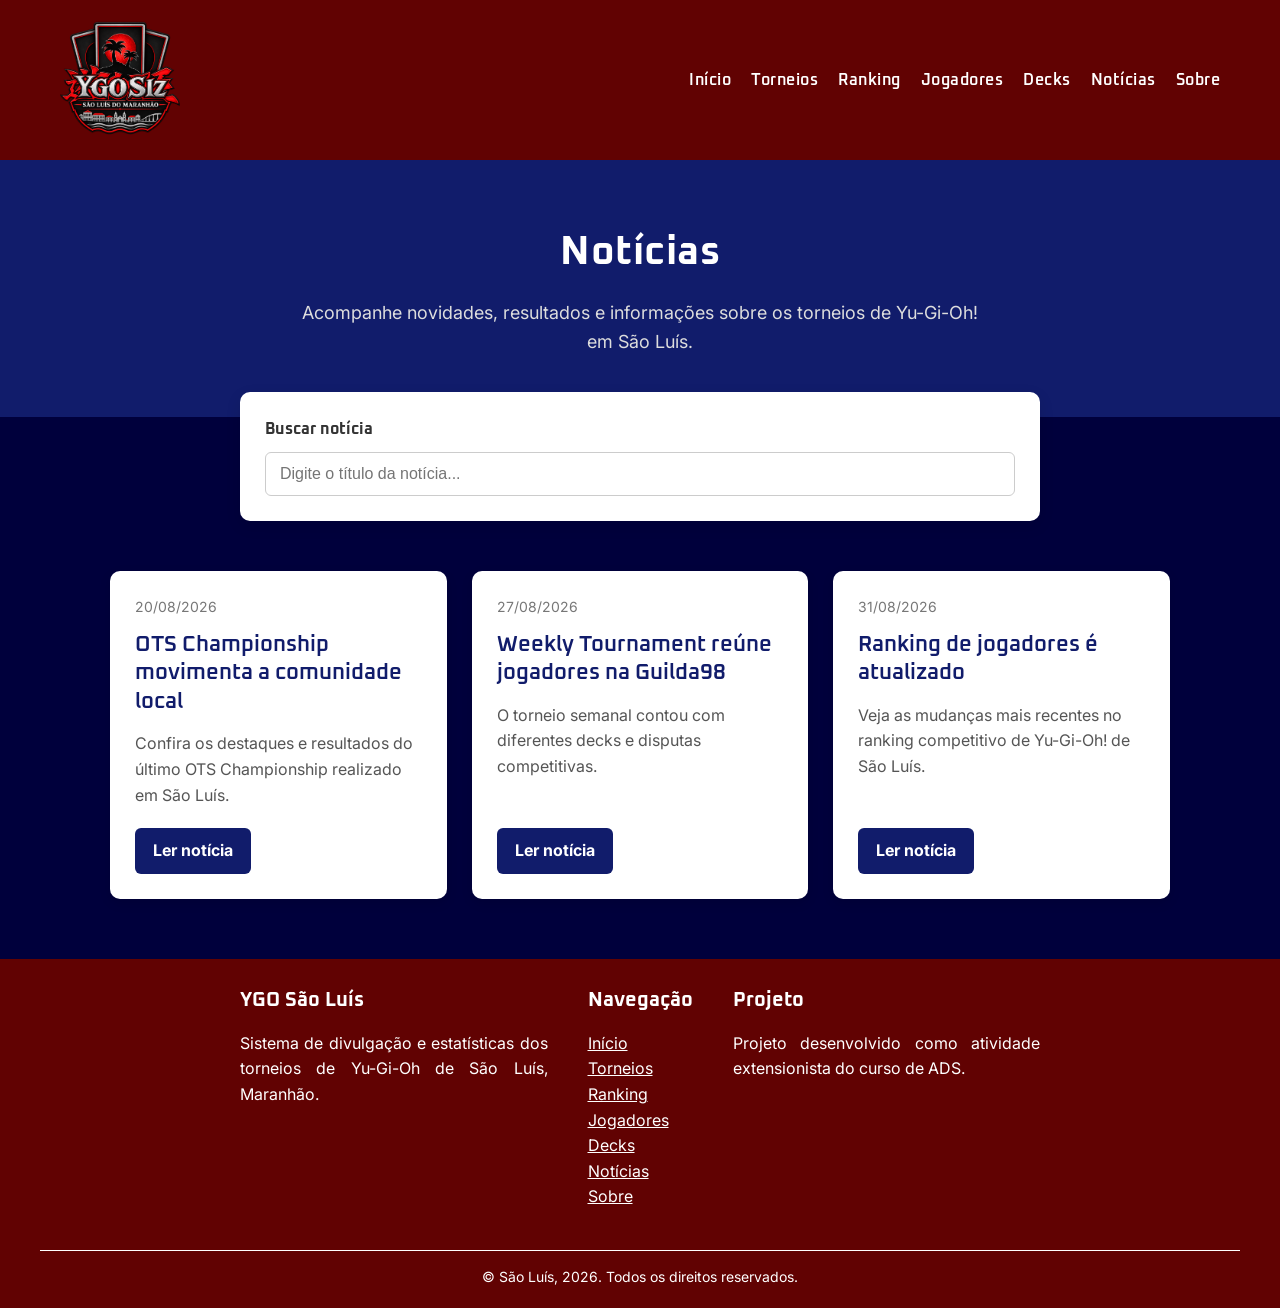
<file: noticias.html>
<!DOCTYPE html>
    <html lang="pt-br">

        <head>
            <meta charset="UTF-8" />
            <meta name="viewport" content="width=device-width, initial-scale=1.0" />

            <title>Notícias - Yu-Gi-Oh! São Luís</title>

            <link rel="stylesheet" href="css/style.css">
        </head>

        <body>

            <header>
                <div class="logo">
                    <a href="index.html">
                        <img
                            src="imgYGO/logo-ygo-slz.png"
                            alt="YGO São Luís do Maranhão">
                    </a>
                </div>

                <nav>
                    <ul>
                        <li><a href="index.html">Início</a></li>
                        <li><a href="torneios.html">Torneios</a></li>
                        <li><a href="ranking.html">Ranking</a></li>
                        <li><a href="jogadores.html">Jogadores</a></li>
                        <li><a href="decks.html">Decks</a></li>
                        <li><a href="noticias.html">Notícias</a></li> 
                        <li><a href="sobre.html">Sobre</a></li>
                    </ul>
                </nav>

            </header>

            <main>

            <section id="pagina-noticias">
                    
                <h2>Notícias</h2>

                        <p class="descricao-pagina">
                            Acompanhe novidades, resultados e informações
                            sobre os torneios de Yu-Gi-Oh! em São Luís.
                        </p>

                </section>


<section class="busca-noticias">

    <label for="busca-noticia">
        Buscar notícia
    </label>

    <input
        type="text"
        id="busca-noticia"
        placeholder="Digite o título da notícia..."
    >

</section>

        <section
             class="lista-noticias-pagina"
            id="lista-noticias">
        </section>


            </main>

            <footer>
                <div class="footer-conteudo">
                    <div class="footer-sobre">
                        <h2>YGO São Luís</h2>
                        <p>Sistema de divulgação e estatísticas
                            dos torneios de Yu-Gi-Oh
                            de São Luís, Maranhão.
                        </p>
                    </div>

                    <div class="footer-navegacao">
                        <h2>Navegação</h2>
                        <ul>
                            <li><a href="index.html">Início</a></li>
                            <li><a href="torneios.html">Torneios</a></li>
                            <li><a href="ranking.html">Ranking</a></li>
                            <li><a href="jogadores.html">Jogadores</a></li>
                            <li><a href="decks.html">Decks</a></li>
                            <li><a href="noticias.html">Notícias</a></li>
                            <li><a href="sobre.html">Sobre</a></li>
                        </ul>
                    </div>

                    <div class="footer-contato">
                        <h2>Projeto</h2>
                        <p>Projeto desenvolvido como atividade
                            extensionista do curso de ADS.
                        </p>
                    </div>
                </div>

                <div class="footer-direitos">
                      <p> © São Luís, 2026. Todos os direitos
                        reservados.
                      </p>
                </div>
            </footer>

             <script src="js/torneios.js"></script>
            <script src="js/script.js"></script>
        </body>
    </html>
</file>
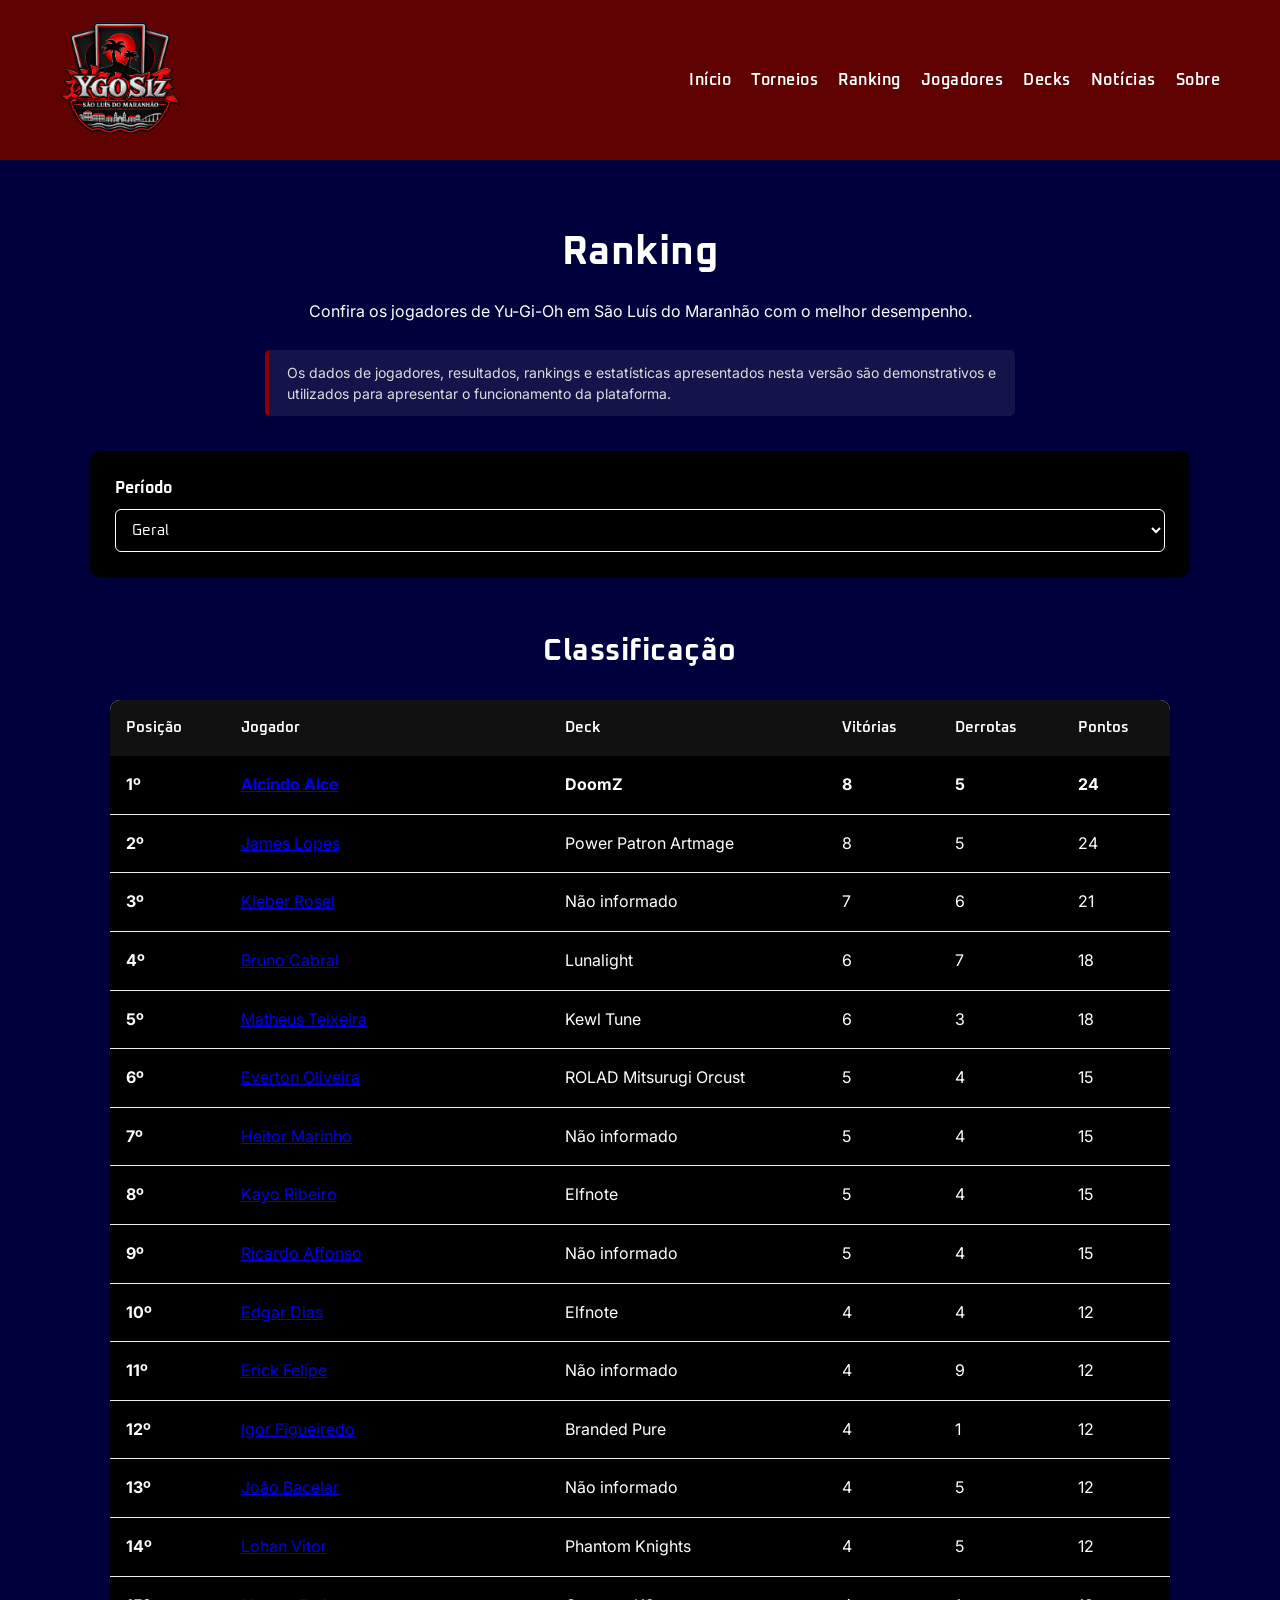
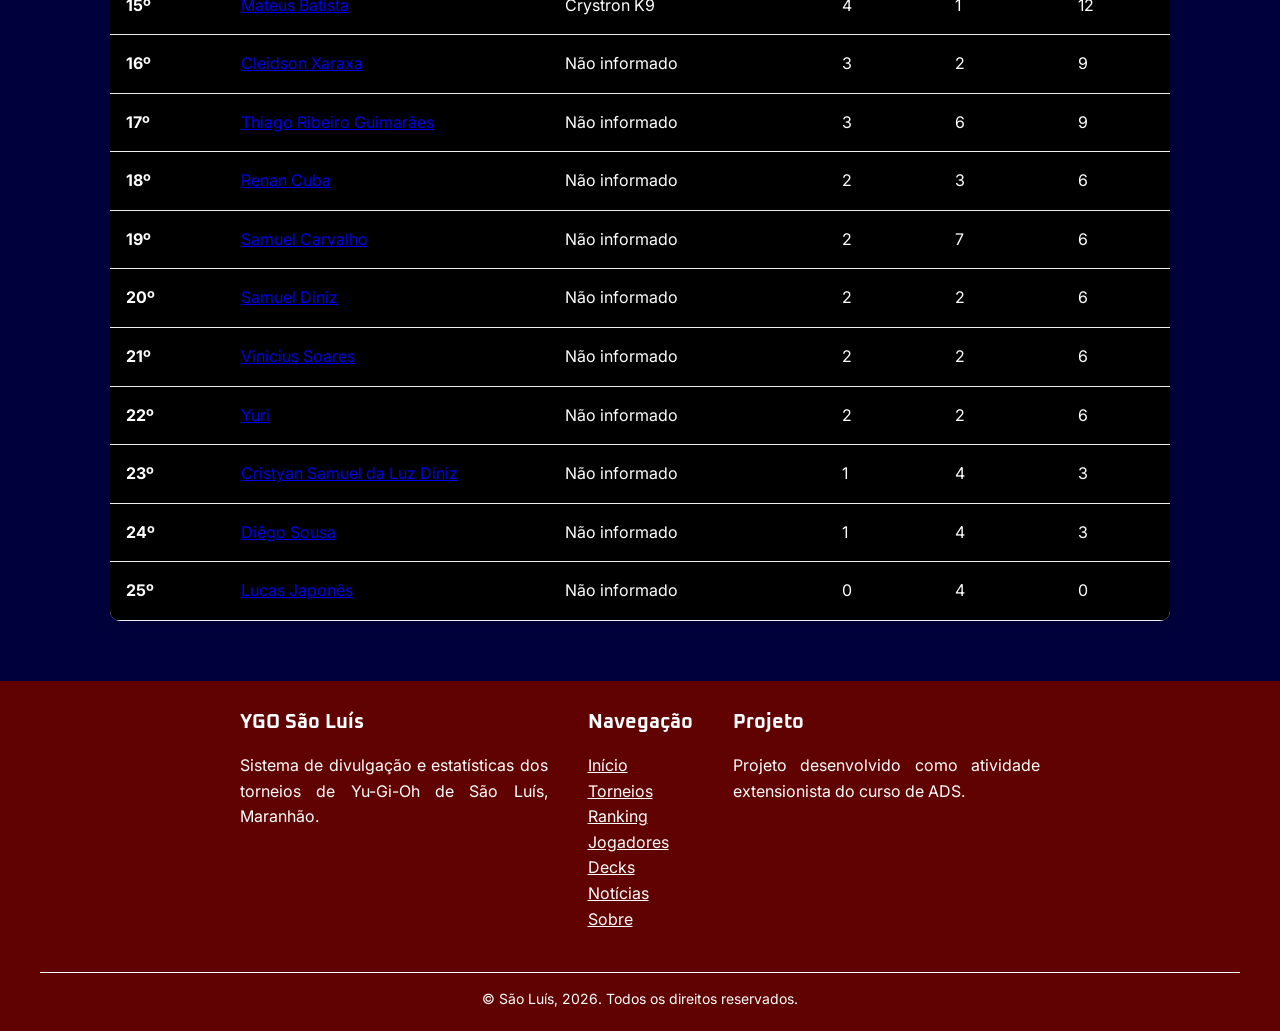
<file: ranking.html>
<!DOCTYPE html>
    <html lang="pt-br">

        <head>
            <meta charset="UTF-8" />
            <meta name="viewport" content="width=device-width, initial-scale=1.0" />

            <title>Ranking - Yu-Gi-Oh! São Luís</title>

            <link rel="stylesheet" href="css/style.css">
        </head>

        <body>

            <header>
                <div class="logo">
                    <a href="index.html">
                        <img
                            src="imgYGO/logo-ygo-slz.png"
                            alt="YGO São Luís do Maranhão">
                    </a>
                </div>

                <nav>
                    <ul>
                        <li><a href="index.html">Início</a></li>
                        <li><a href="torneios.html">Torneios</a></li>
                        <li><a href="ranking.html">Ranking</a></li>
                        <li><a href="jogadores.html">Jogadores</a></li>
                        <li><a href="decks.html">Decks</a></li>
                        <li><a href="noticias.html">Notícias</a></li>
                        <li><a href="sobre.html">Sobre</a></li>                    
                    </ul>
                </nav>

            </header>

            <main>
                <section id="pagina-ranking">

                        <h2>Ranking</h2>

                        <p>
                           Confira os jogadores de Yu-Gi-Oh 
                           em São Luís do Maranhão com o 
                           melhor desempenho.
                        </p>

                         <p class="aviso-dados">
                            Os dados de jogadores, resultados, rankings e
                            estatísticas apresentados nesta versão são
                            demonstrativos e utilizados para apresentar
                            o funcionamento da plataforma.
                        </p>

                </section>

                <section class="filtros-ranking">
                    <div class="filtro">

                        <label for="periodo">
                        Período
                        </label>

                    <select id="periodo">

                        <option value="">
                        Geral
                        </option>

                        <option value="2026">
                        2026
                        </option>

                    </select>

                    </div>
                </section>

                <section class="ranking">

                    <h2>Classificação</h2>

                <div class="tabela-ranking-2">

                 <table>

                    <thead>

                        <tr>

                            <th>Posição</th>
                            <th>Jogador</th>
                            <th>Deck</th>
                            <th>Vitórias</th>
                            <th>Derrotas</th>
                            <th>Pontos</th>

                        </tr>

                    </thead>
                    <tbody id="corpo-ranking">

                    </tbody>

                </table>

            </div>
            </section>

            </main>
            <footer>
                <div class="footer-conteudo">
                    <div class="footer-sobre">
                        <h2>YGO São Luís</h2>
                        <p>Sistema de divulgação e estatísticas
                            dos torneios de Yu-Gi-Oh
                            de São Luís, Maranhão.
                        </p>
                    </div>

                    <div class="footer-navegacao">
                        <h2>Navegação</h2>
                        <ul>
                            <li><a href="index.html">Início</a></li>
                            <li><a href="torneios.html">Torneios</a></li>
                            <li><a href="ranking.html">Ranking</a></li>
                            <li><a href="jogadores.html">Jogadores</a></li>
                            <li><a href="decks.html">Decks</a></li>
                            <li><a href="noticias.html">Notícias</a></li> 
                            <li><a href="sobre.html">Sobre</a></li>
                        </ul>
                    </div>

                    <div class="footer-contato">
                        <h2>Projeto</h2>
                        <p>Projeto desenvolvido como atividade
                            extensionista do curso de ADS.
                        </p>
                    </div>
                </div>

                <div class="footer-direitos">
                      <p> © São Luís, 2026. Todos os direitos
                        reservados.
                      </p>
                </div>
              
            </footer>

           <script src="js/torneios.js"></script>
           <script src="js/decklists.js"></script>
           <script src="js/script.js"></script>
        </body>
    </html>
</file>
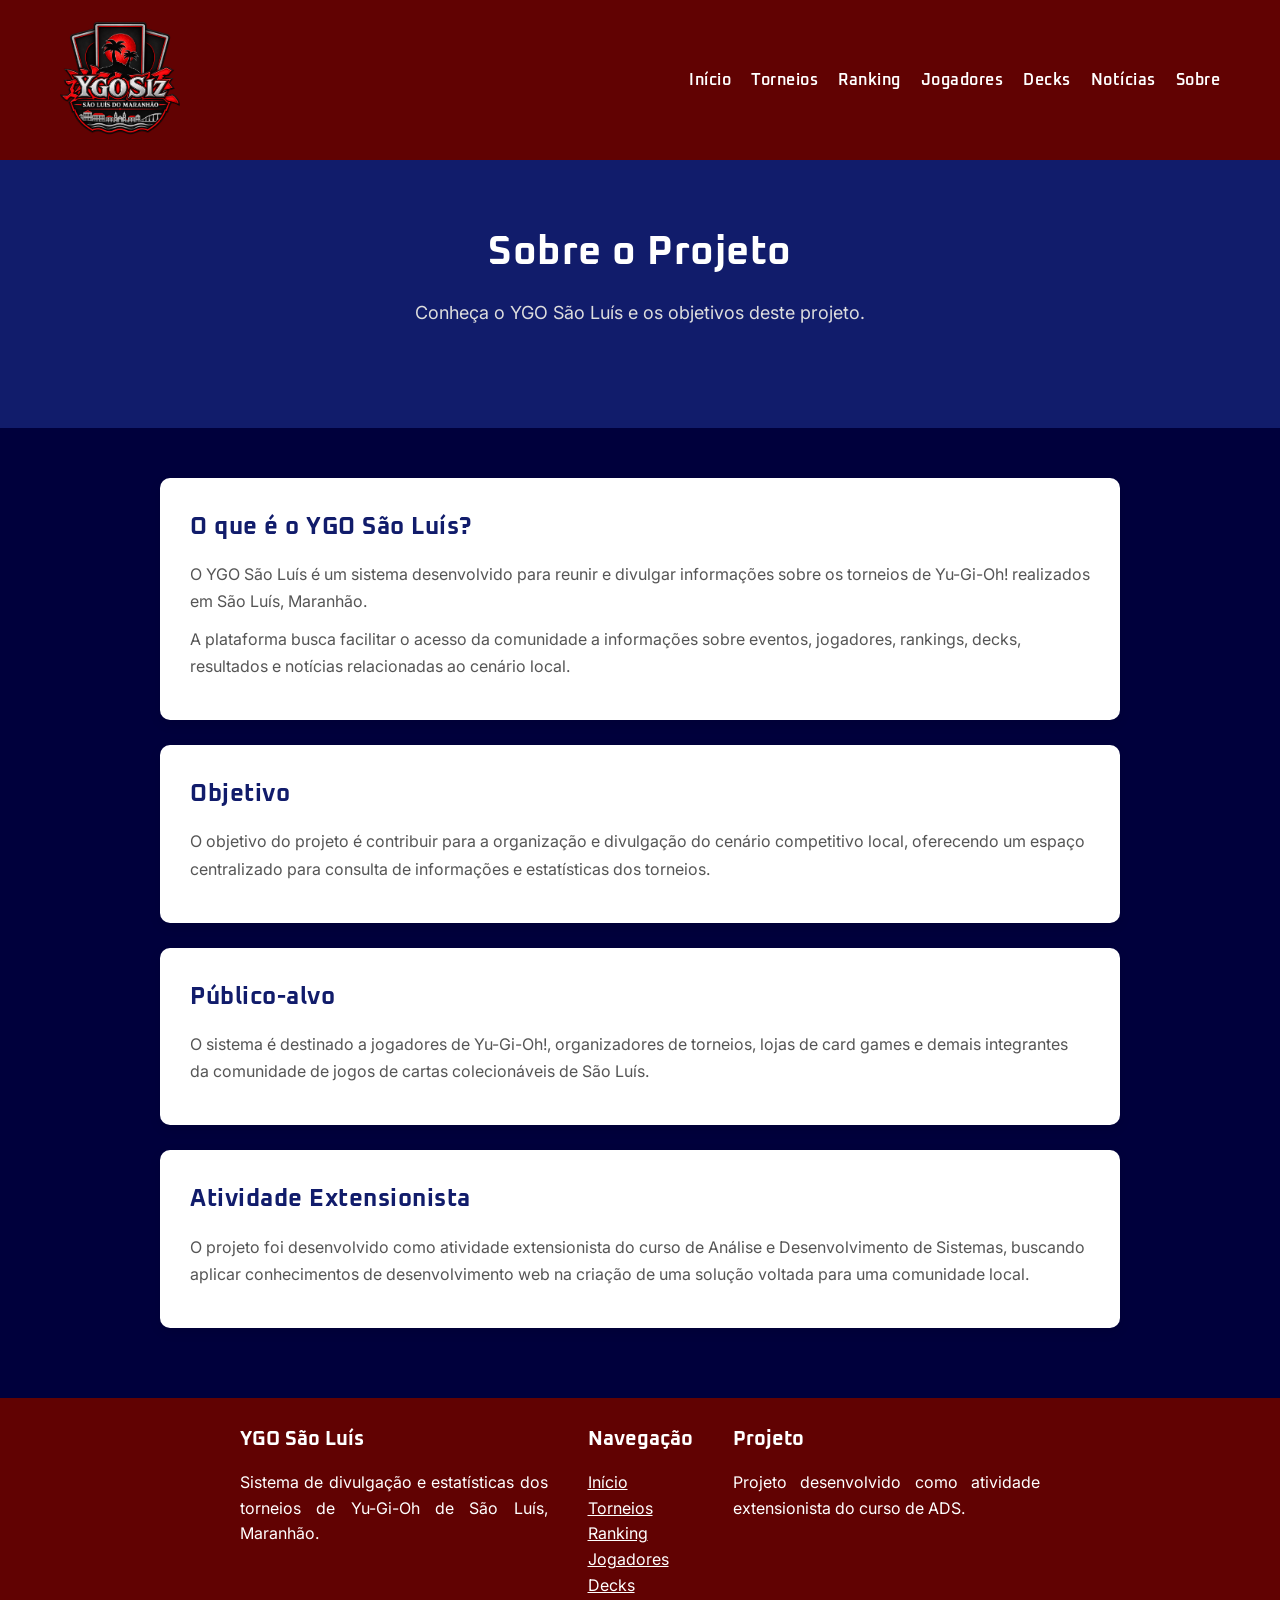
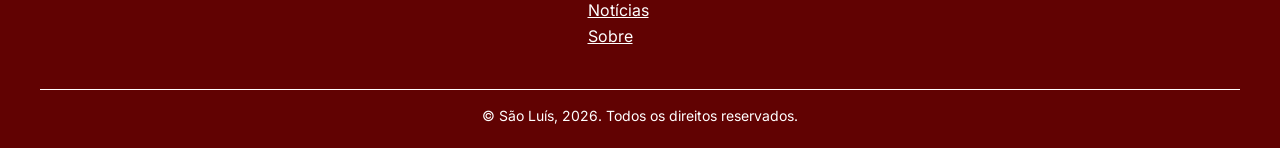
<file: sobre.html>
<!DOCTYPE html>
    <html lang="pt-br">
        <head>
            <meta charset="UTF-8" />
            <meta name="viewport" content="width=device-width, initial-scale=1.0" />

            <title>Sobre - Yu-Gi-Oh! São Luís</title>

            <link rel="stylesheet" href="css/style.css">
        </head>
        <body>

            <header>
               <div class="logo">
                    <a href="index.html">
                        <img
                            src="imgYGO/logo-ygo-slz.png"
                            alt="YGO São Luís do Maranhão">
                    </a>
                </div>


                <nav>
                    <ul>   
                        <li><a href="index.html">Início</a></li>
                        <li><a href="torneios.html">Torneios</a></li>
                        <li><a href="ranking.html">Ranking</a></li>
                        <li><a href="jogadores.html">Jogadores</a></li>
                        <li><a href="decks.html">Decks</a></li>
                        <li><a href="noticias.html">Notícias</a></li>
                        <li><a href="sobre.html">Sobre</a></li>  
                                       
                    </ul>
                </nav>
                
            </header>
            <main>
            
                <section id="pagina-sobre">

        <h2>Sobre o Projeto</h2>

        <p class="descricao-pagina">
            Conheça o YGO São Luís e os objetivos
            deste projeto.
        </p>

    </section>


    <section class="sobre-projeto">

        <article class="bloco-sobre">

            <h2>O que é o YGO São Luís?</h2>

            <p>
                O YGO São Luís é um sistema desenvolvido
                para reunir e divulgar informações sobre
                os torneios de Yu-Gi-Oh! realizados em
                São Luís, Maranhão.
            </p>

            <p>
                A plataforma busca facilitar o acesso da
                comunidade a informações sobre eventos,
                jogadores, rankings, decks, resultados
                e notícias relacionadas ao cenário local.
            </p>

        </article>


        <article class="bloco-sobre">

            <h2>Objetivo</h2>

            <p>
                O objetivo do projeto é contribuir para
                a organização e divulgação do cenário
                competitivo local, oferecendo um espaço
                centralizado para consulta de informações
                e estatísticas dos torneios.
            </p>

        </article>


        <article class="bloco-sobre">

            <h2>Público-alvo</h2>

            <p>
                O sistema é destinado a jogadores de
                Yu-Gi-Oh!, organizadores de torneios,
                lojas de card games e demais integrantes
                da comunidade de jogos de cartas
                colecionáveis de São Luís.
            </p>

        </article>


        <article class="bloco-sobre">

            <h2>Atividade Extensionista</h2>

            <p>
                O projeto foi desenvolvido como atividade
                extensionista do curso de Análise e
                Desenvolvimento de Sistemas, buscando
                aplicar conhecimentos de desenvolvimento
                web na criação de uma solução voltada
                para uma comunidade local.
            </p>

        </article>

    </section>


            </main>

             <footer>
                <div class="footer-conteudo">
                    <div class="footer-sobre">
                        <h2>YGO São Luís</h2>
                        <p>Sistema de divulgação e estatísticas
                            dos torneios de Yu-Gi-Oh
                            de São Luís, Maranhão.
                        </p>
                    </div>

                    <div class="footer-navegacao">
                        <h2>Navegação</h2>
                        <ul>
                            <li><a href="index.html">Início</a></li>
                            <li><a href="torneios.html">Torneios</a></li>
                            <li><a href="ranking.html">Ranking</a></li>
                            <li><a href="jogadores.html">Jogadores</a></li>
                            <li><a href="decks.html">Decks</a></li>
                            <li><a href="noticias.html">Notícias</a></li>
                            <li><a href="sobre.html">Sobre</a></li>                      
                        </ul>
                    </div>

                    <div class="footer-contato">
                        <h2>Projeto</h2>
                        <p>Projeto desenvolvido como atividade
                            extensionista do curso de ADS.
                        </p>
                    </div>
                </div>

                <div class="footer-direitos">
                      <p> © São Luís, 2026. Todos os direitos
                        reservados.
                      </p>
                </div>
              
            </footer>


            </body>
            </html>
</file>
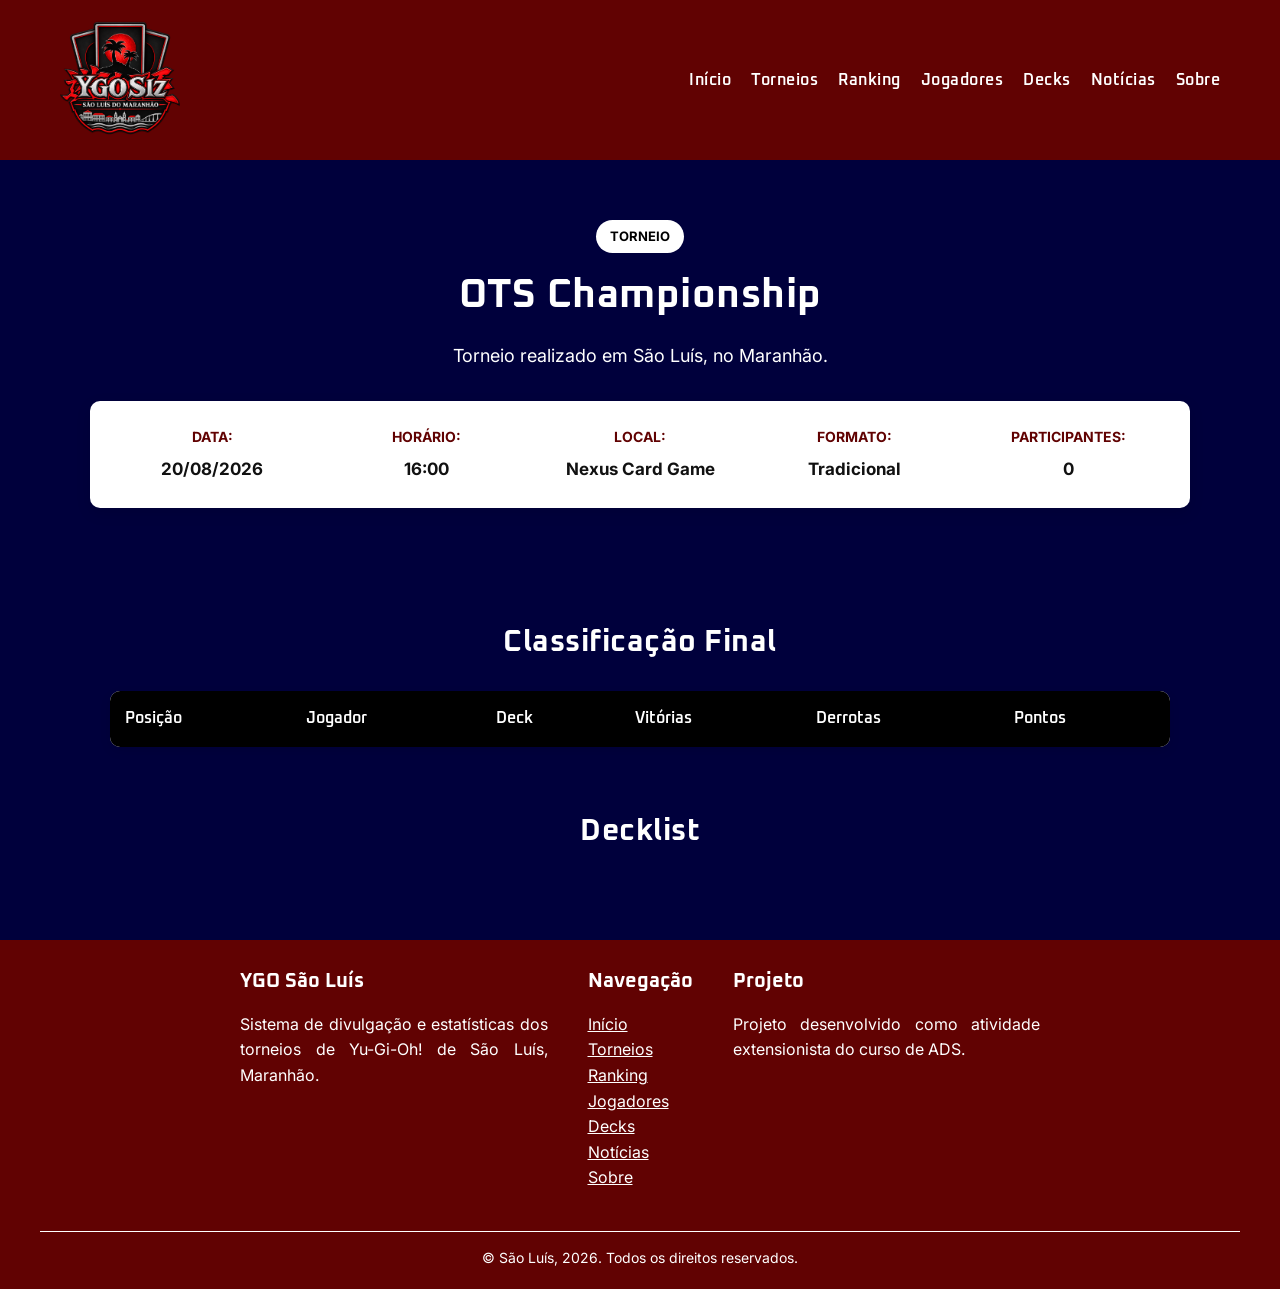
<file: torneio.html>
<!DOCTYPE html>
<html lang="pt-BR">

    <head>

        <meta charset="UTF-8">
        <meta name="viewport" content="width=device-width, initial-scale=1.0">

            <title>Detalhes do Torneio | YGO São Luís</title>

        <link rel="stylesheet" href="css/style.css">

    </head>

        <body>

            <header>

                <div class="logo">
                    <a href="index.html">
                        <img
                            src="imgYGO/logo-ygo-slz.png"
                            alt="YGO São Luís do Maranhão">
                    </a>
                </div>

            <nav>

                <ul>
                    <li><a href="index.html">Início</a></li>
                    <li><a href="torneios.html">Torneios</a></li>
                    <li><a href="ranking.html">Ranking</a></li>
                    <li><a href="jogadores.html">Jogadores</a></li>
                    <li><a href="decks.html">Decks</a></li>
                    <li><a href="noticias.html">Notícias</a></li>
                    <li><a href="sobre.html">Sobre</a></li>
                </ul>

            </nav>

            </header>


            <main>
                <section class="detalhes-torneio">
                    <div class="cabecalho-detalhes">

                        <span class="tipo-torneio">
                            TORNEIO
                        </span>

                            <h2 id="nome-torneio">OTS Championship</h2>
                                <p>
                                    Torneio realizado em 
                                    São Luís, no Maranhão.
                                </p>           
                    </div>

                    <div class="informacoes-torneio">
                    <div class="informacoes">

                        <strong>Data:</strong>
                        <span id="data-torneio"> 20/08/2026</span>

                    </div>

                    <div class="informacoes">

                        <strong>Horário:</strong>
                        <span id="horario-torneio"> 16:00</span>
                    </div>

                    <div class="informacoes">

                        <strong>Local:</strong>
                        <span id="local-torneio"> Nexus Card Game</span>
                    </div>

                    <div class="informacoes">

                        <strong>Formato:</strong>
                        <span id="formato-torneio">Tradicional</span>

                    </div>

                    <div class="informacoes">

                        <strong>Participantes:</strong>
                        <span id="participantes-torneio"> 0 </span>

                    </div> 
                    </div>                   
                </section>


                <section class="resultado-torneio">

                        <h2>Classificação Final</h2>

                    <div class="tabela-container">
                        <table>
                            <thead>
                                <tr>

                                    <th>Posição</th>
                                    <th>Jogador</th>
                                    <th>Deck</th>
                                    <th>Vitórias</th>
                                    <th>Derrotas</th>
                                    <th>Pontos</th>

                                </tr>
                            </thead>

                            <tbody id="corpo-classificacao">

                            </tbody>
                        </table>

                    </div>

                </section>


                <section class="decklists-torneio">

                    <h2>Decklist</h2>

                <div class="lista-decklists"
                    id="lista-decklists-torneio">

                </div>

                </section>
            </main>


            <footer>

                <div class="footer-conteudo">
                <div class="footer-sobre">
                    <h2>YGO São Luís</h2>
                    <p>
                    Sistema de divulgação e estatísticas
                    dos torneios de Yu-Gi-Oh!
                    de São Luís, Maranhão.
                    </p>
                </div>


            <div class="footer-navegacao">

                <h2>Navegação</h2>

                <ul>

                    <li>
                        <a href="index.html">Início</a>
                    </li>

                    <li>
                        <a href="torneios.html">Torneios</a>
                    </li>

                    <li>
                        <a href="ranking.html">Ranking</a>
                    </li>

                    <li>
                        <a href="jogadores.html">Jogadores</a>
                    </li>

                    <li>
                        <a href="decks.html">Decks</a>
                    </li>

                    <li>
                        <a href="noticias.html">Notícias</a>
                    </li>
                    <li>
                        <a href="sobre.html">Sobre</a>
                    </li>
                </ul>

            </div>


            <div class="footer-contato">

                <h2>Projeto</h2>

                <p>
                    Projeto desenvolvido como atividade
                    extensionista do curso de ADS.
                </p>

            </div>

        </div>


        <div class="footer-direitos">

            <p>
                © São Luís, 2026.
                Todos os direitos reservados.
            </p>

        </div>

    </footer>

    <script src="js/torneios.js"></script>
    <script src="js/decklists.js"></script>
    <script src="js/script.js"></script>
</body>

</html>
</file>
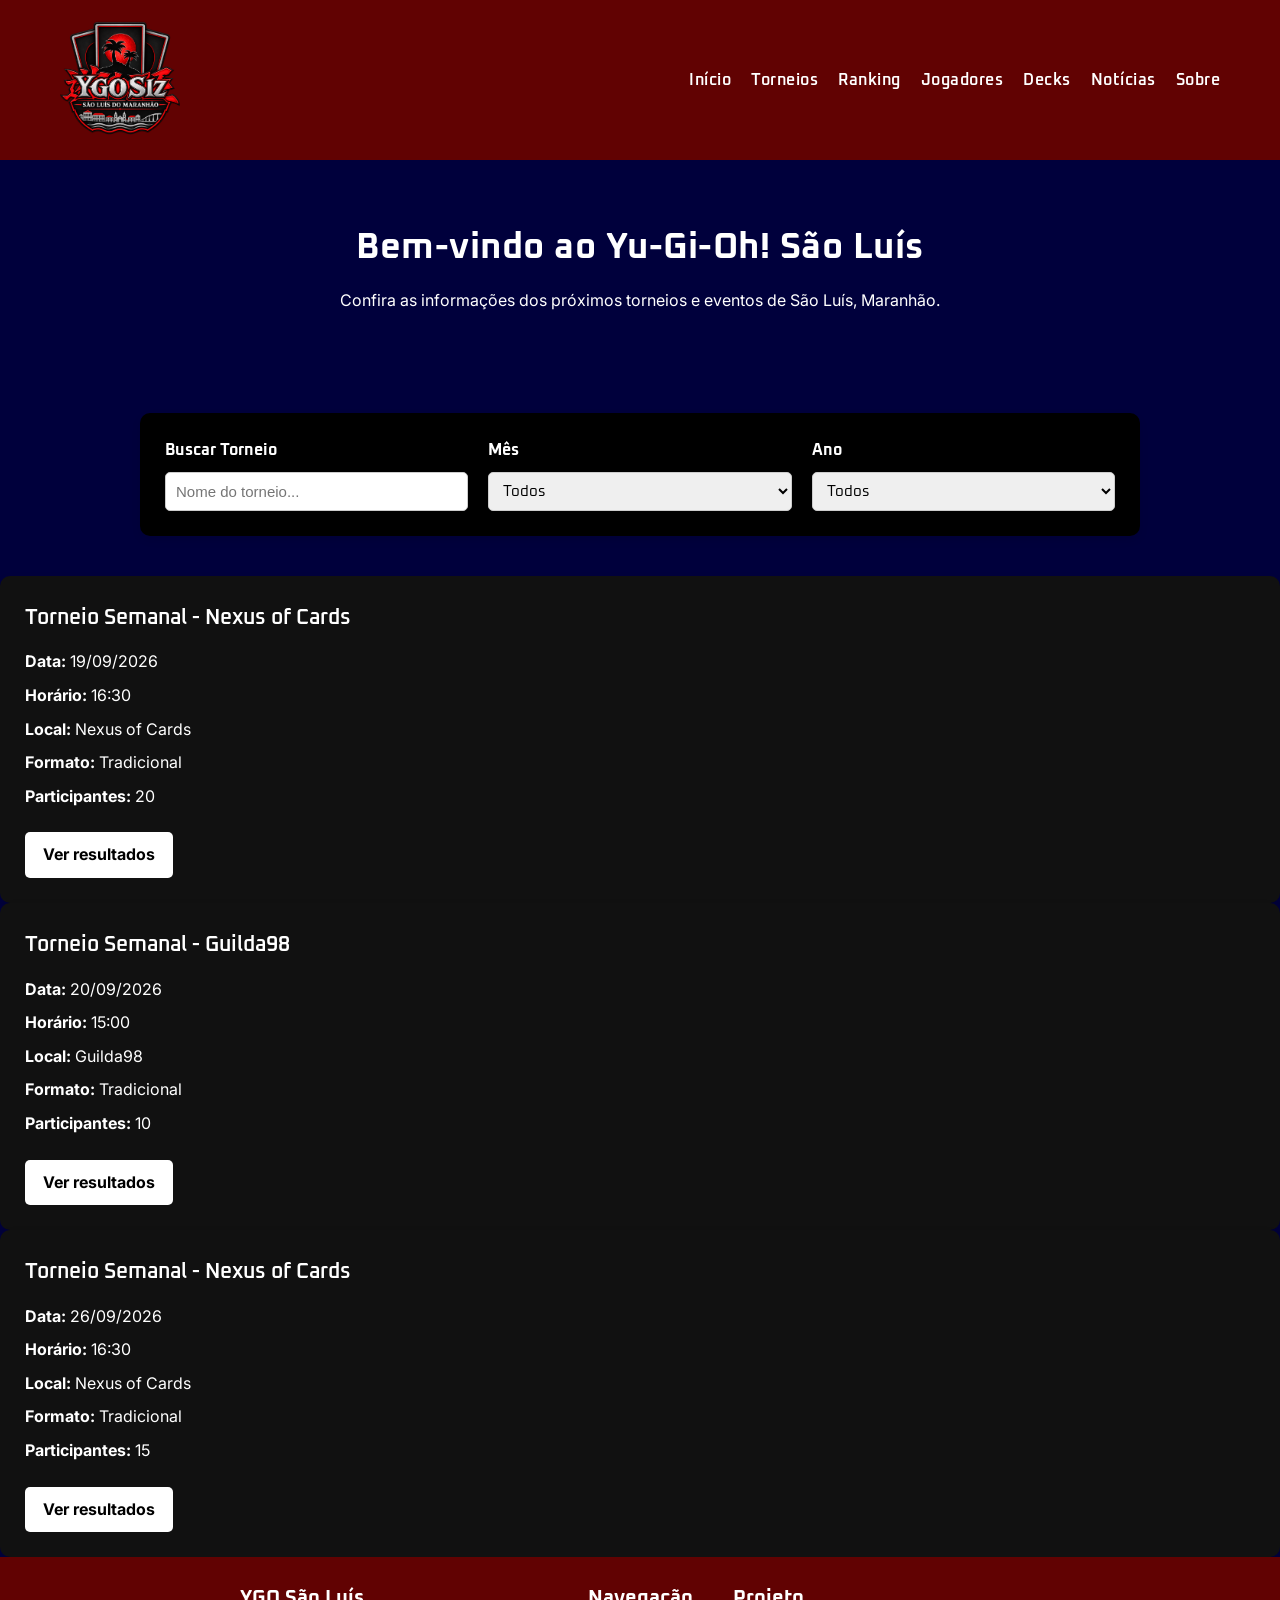
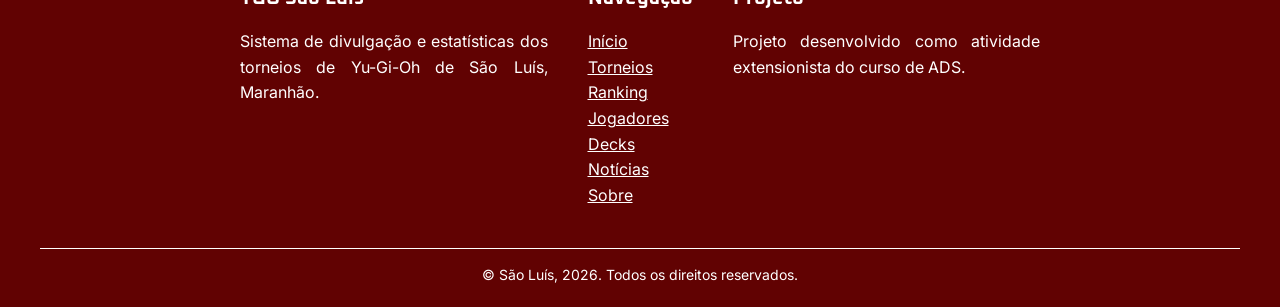
<file: torneios.html>
<!DOCTYPE html>
    <html lang="pt-br">

        <head>
            <meta charset="UTF-8" />
            <meta name="viewport" content="width=device-width, initial-scale=1.0" />

            <title>Torneios - Yu-Gi-Oh! São Luís</title>

            <link rel="stylesheet" href="css/style.css">
        </head>

        <body>

            <header>
                <div class="logo">
                    <a href="index.html">
                        <img
                            src="imgYGO/logo-ygo-slz.png"
                            alt="YGO São Luís do Maranhão">
                    </a>
                </div>

                <nav>
                    <ul>
                        <li><a href="index.html">Início</a></li>
                        <li><a href="torneios.html">Torneios</a></li>
                        <li><a href="ranking.html">Ranking</a></li>
                        <li><a href="jogadores.html">Jogadores</a></li>
                        <li><a href="decks.html">Decks</a></li>
                        <li><a href="noticias.html">Notícias</a></li>
                        <li><a href="sobre.html">Sobre</a></li>
                    </ul>
                </nav>

            </header>

            <main>
                <section id="pagina-torneios">
                        <h2> Bem-vindo ao Yu-Gi-Oh! São Luís</h2>
                            <p class="descricao-pagina">
                            Confira as informações dos próximos torneios
                            e eventos de São Luís, Maranhão.
                            </p>

                </section>

                <section id="filtro-torneio">
                <div class="filtros-torneios">
                    <div class="filtro">

                        <label for="busca">
                            Buscar Torneio
                        </label>

                        <input
                        type="text"
                        id="busca"
                        placeholder="Nome do torneio...">
                    </div>

                    <div class="filtro">

                        <label for="mes">
                            Mês
                        </label>

                        <select id="mes">
                            <option value="">
                                Todos
                            </option>

                            <option value="janeiro">
                                Janeiro
                            </option>

                            <option value="fevereiro">
                                Fevereiro
                            </option>

                            <option value="marco">
                                Março
                            </option>

                            <option value="abril">
                                Abril
                            </option>

                            <option value="maio">
                                Maio
                            </option>

                            <option value="junho">
                                Junho
                            </option>

                            <option value="julho">
                                Julho
                            </option>

                            <option value="agosto">
                                Agosto
                            </option>

                            <option value="setembro">
                                Setembro
                            </option>

                            <option value="outubro">
                                Outubro
                            </option>

                            <option value="novembro">
                                Novembro
                            </option>

                            <option value="dezembro">
                                Dezembro
                            </option>
                        </select>
                    </div>

                    <div class="filtro">

                        <label for="ano">
                            Ano
                        </label>

                        <select id="ano">
                            <option value="">
                                Todos
                            </option>
                            
                            <option value="2026">
                                2026
                            </option>

                        </select>
                    </div>
                </div>

                <div class="lista-torneios-pagina" id="lista-torneios">

                </div>
                </section>
                </main>


            <footer>
                <div class="footer-conteudo">
                    <div class="footer-sobre">
                        <h2>YGO São Luís</h2>
                        <p>Sistema de divulgação e estatísticas
                            dos torneios de Yu-Gi-Oh
                            de São Luís, Maranhão.
                        </p>
                    </div>

                    <div class="footer-navegacao">
                        <h2>Navegação</h2>
                        <ul>
                            <li><a href="index.html">Início</a></li>
                            <li><a href="torneios.html">Torneios</a></li>
                            <li><a href="ranking.html">Ranking</a></li>
                            <li><a href="jogadores.html">Jogadores</a></li>
                            <li><a href="decks.html">Decks</a></li>
                            <li><a href="noticias.html">Notícias</a></li>
                            <li><a href="sobre.html">Sobre</a></li>                      
                        </ul>
                    </div>

                    <div class="footer-contato">
                        <h2>Projeto</h2>
                        <p>Projeto desenvolvido como atividade
                            extensionista do curso de ADS.
                        </p>
                    </div>
                </div>

                <div class="footer-direitos">
                      <p> © São Luís, 2026. Todos os direitos
                        reservados.
                      </p>
                </div>
            </footer>

            <script src="js/torneios.js"></script>
            <script src="js/decklists.js"></script>
            <script src="js/script.js"></script>
        </body>
    </html>
</file>
<file: css/style.css>
@import url('https://fonts.googleapis.com/css2?family=Inter:wght@400;500;600&family=Oxanium:wght@400;500;600;700&display=swap');

*{
    margin: 0;
    padding: 0;
    box-sizing: border-box;
}

body {
    font-family: 'Inter', sans-serif;
    background-color: rgb(0, 0, 60);
    color: #222222;
    line-height: 1.6;
    margin: 0;
    padding: 0;
}


header {
    position:sticky;
    top:0;
    z-index:1000;
    background-color: rgb(97, 2, 2);
    color: white;
    padding: 20px 60px;

    display: flex;
    justify-content: space-between;
    align-items: center;
}


nav ul {
    list-style: none;
    display: flex;
    gap: 20px;
}

nav a {
    color: white;
    text-decoration: none;
    font-weight: 600;
    letter-spacing: 0.5px;
}

.logo {
    display: flex;
    align-items: center;
}

.logo a {
    display: flex;
    align-items: center;
}

.logo img {
    width: 120px;
    height: auto;
    display: block;
}

nav a:hover {
    color: gray;
}

main h2 {
    font-family: "Oxanium", sans-serif;
    font-weight: 700;
    letter-spacing: 0.5px;
}

main h3 {
    font-family: "Oxanium", sans-serif;
    font-weight: 600;
}


/* Configurações do banner / carrossel */

#banner {
    position: relative;
    width: 100%;
    min-height: 450px;
    overflow: hidden;
    background-color: rgb(0, 0, 60);
}

.slides {
    position: relative;
    width: 100%;
    min-height: 450px;
}

.slide {
    display: none;
    position: relative;
    width: 100%;
    min-height: 450px;
}

.slide.ativo {
    display: block;
}

.slide img {
    width: 100%;
    height: 450px;
    display: block;
    object-fit: cover;
}

.slide-overlay {
    position: absolute;
    inset: 0;
    display: flex;
    align-items: center;
    justify-content: flex-start;
    padding: 40px 70px;
     background: linear-gradient(
        90deg,
        rgba(5, 8, 25, 0.88) 0%,
        rgba(5, 8, 25, 0.60) 38%,
        rgba(5, 8, 25, 0.15) 65%,
        rgba(5, 8, 25, 0) 100%
    );
}

.banner-conteudo {
    max-width: 520px;
    color: white;
}

.banner-conteudo h2 {
    margin: 0 0 12px;
    font-family: "Oxanium", sans-serif;
    font-size: 38px;
    font-weight: 700;
    line-height: 1.1;
    letter-spacing: 0.5px;
    color: #ffffff;

    text-shadow:
        0 2px 5px rgba(0, 0, 0, 0.8);
}

.banner-conteudo p {
    margin: 0 0 22px;
    max-width: 460px;
    font-family: "Inter", sans-serif;
    font-size: 16px;
    line-height: 1.6;
    color: #eeeeee;

    text-shadow:
        0 1px 3px rgba(0, 0, 0, 0.8);
}

.banner-conteudo a {
    display: inline-block;
    padding: 11px 22px;
    font-family: "Oxanium", sans-serif;
    font-size: 14px;
    font-weight: 600;
    letter-spacing: 0.5px;
    color: white;
    text-decoration: none;
    background-color: #111c6b;

    border: 1px solid rgba(255, 255, 255, 0.35);
    border-radius: 6px;

    transition:
        transform 0.25s ease,
        background-color 0.25s ease;
}

.banner-conteudo a:hover {
   transform: translateY(-2px);
   background-color: #18278f;
}

.banner-conteudo a:hover {
    background-color: gray;
}

.slider-seta {
    position: absolute;
    top: 50%;
    z-index: 5;
    transform: translateY(-50%);
    width: 46px;
    height: 58px;
    border: none;
    border-radius: 6px;
    background-color: rgba(0, 0, 0, 0.45);
    color: white;
    font-size: 30px;
    cursor: pointer;
}

.slider-seta:hover {
    background-color: rgba(0, 0, 0, 0.7);
}

.slider-anterior {
    left: 18px;
}

.slider-proximo {
    right: 18px;
}

.controles-slider {
    position: absolute;
    z-index: 6;
    bottom: 20px;
    left: 50%;
    transform: translateX(-50%);
    display: flex;
    gap: 10px;
}

.botao-slide {
    width: 12px;
    height: 12px;
    padding: 0;
    border: 2px solid white;
    border-radius: 50%;
    background-color: rgba(255, 255, 255, 0.35);
    cursor: pointer;
}

.botao-slide.ativo {
    background-color: white;
}

#torneios {
    padding: 60px 40px;
    background-color: rgb(74, 0, 0);
    color: white;
}

#torneios h2 {
    text-align: center;
    margin-bottom: 32px;
    font-size: 40px;
}

.lista-torneios {
    display: flex;
    max-width: 800px;
    margin: 0 auto;
    gap: 25px;
}

.card-torneio {
    background-color: black;
    border-radius: 10px;
    padding: 25px;
    margin: 20px;
    box-shadow: 0 4px 10px rgba(0,0,0,0.08);
    flex: 1;

    transition: transform 0.2s ease, box-shadow 0.2s ease;
}

.card-torneio h3 {
    margin-bottom: 15px;
    font-size: 22px;
}

.card-torneio p {
    margin-bottom: 8px;
}

.card-torneio a {
    display: inline-block;
    margin-top: 15px;
    padding: 10px 18px;
    background-color: #ffffff;
    color: #111111;
    text-decoration: none;
    font-weight: bold;
    border-radius: 5px;
}

.card-torneio a:hover {
    background-color: gray;
}

.card-torneio:hover {
    transform: translateY(-5px);
    box-shadow: 0 8px 20px rgba(0,0,0,0.12);
}

#noticias {
    padding: 60px 40px;
    background-color: rgb(0, 0, 60);
    color: white;
}

#noticias h2 {
    text-align: center;
    margin-bottom: 40px;
    font-size: 32px;
}

.lista-noticias {
    display: flex;
    max-width: 800px;
    margin: 0 auto;
    gap: 25px;
}

.card-noticia {
    background-color: black;
    border-radius: 10px;
    padding: 25px;
    margin: 20px;
    box-shadow: 0 4px 10px rgba(0,0,0,0.08);
    flex: 1;

    transition: transform 0.2s ease, box-shadow 0.2s ease;
}

.card-noticia h3 {
    margin-bottom: 15px;
    font-size: 22px;
}

.card-noticia p {
    margin-bottom: 8px;
}

.card-noticia a {
    display: inline-block;
    margin-top: 15px;
    padding: 10px 18px;
    background-color: #ffffff;
    color: #111111;
    text-decoration: none;
    font-weight: bold;
    border-radius: 5px;
}

.card-noticia a:hover {
    background-color: gray;
}

.card-noticia:hover {
    transform: translateY(-5px);
    box-shadow: 0 8px 20px rgba(0,0,0,0.12);
}

#ranking {
    padding: 60px 40px;
    background-color: rgb(74, 0, 0);
    color: white;
}

#ranking h2 {
    text-align: center;
    margin-bottom: 40px;
    font-size: 32px;
}

.aviso-dados {
    max-width: 750px;

    margin: 25px auto 0;
    padding: 12px 18px;

    background-color: rgba(255, 255, 255, 0.08);

    border-left: 4px solid #8b0000;
    border-radius: 5px;

    color: #dddddd;

    font-size: 14px;
    line-height: 1.5;

    text-align: left;
}

table th {
    font-family: "Oxanium", sans-serif;
    font-weight: 600;
}

table td {
    font-family: "Inter", sans-serif;
}

.tabela-ranking {
    max-width: 800px;
    margin: 0 auto;
    overflow-x: auto;
}

.tabela-ranking table {
    width: 100%;
    border-collapse: collapse;
    background-color: black;
    color: white;
}

.tabela-ranking th {
    padding: 12px 15px;
    text-align: left;
    border-bottom: 1px solid #444;
}

.tabela-ranking td {
    padding: 15px;
    border-bottom: 1px solid #444;
}

.tabela-ranking tbody tr:hover {
    background-color: #333;
}

#ranking a {
    display: inline-block;
    padding: 12px 25px;
    background-color: #ffffff;
    color: #111111;
    text-decoration: none;
    font-weight: bold;
    border-radius: 8px;
    margin-left: 600px;
    margin-top: 30px;
}
    

#ranking a:hover {
    background-color: gray;
}

.tabela-ranking .top-1 {
    background-color: gold;
    color: black;
}

.tabela-ranking .top-2 {
    background-color: silver;
    color: black;
}

.tabela-ranking .top-3 {
    background-color: #cd7f32; /* Bronze */
    color: black;
}

#Decks {
    padding: 60px 40px;
    background-color: rgb(0, 0, 60);
    color: white;
}

#Decks h2 {
    text-align: center;
    margin-bottom: 40px;
    font-size: 32px;
}

.lista-decks {
    display: grid;
    grid-template-columns: repeat (4, 1fr);
    max-width: 800px;
    margin: 0 auto;
    gap: 25px;
}

.card-deck {
    background-color: black;
    border-radius: 10px;
    padding: 25px;
    margin: 20px;
    box-shadow: 0 4px 10px rgba(0,0,0,0.08);
    flex: 1;

    transition: transform 0.2s ease, box-shadow 0.2s ease;
}

.card-deck:hover {
    transform: translateY(-5px);
    box-shadow: 0 8px 20px rgba(0,0,0,0.12);
}

.card-deck h3 {
    margin-bottom: 15px;
    font-size: 22px;
}

.card-deck p {
    margin-bottom: 8px;
}

.card-deck a {
    display: inline-block;
    margin-top: 15px;
    padding: 10px 18px;
    background-color: #ffffff;
    color: #111111;
    text-decoration: none;
    font-weight: bold;
    border-radius: 5px;
}

.card-deck a:hover {
    background-color: gray;
}

footer {
    background-color: rgb(97, 2, 2);
    color: white;
    text-align: justify;
    padding: 25px 40px 20px;
}

.footer-conteudo {
    display: flex;
    justify-content:space-between;
    gap: 40px;
    max-width: 800px;
    margin: 0 auto;
}

.footer-conteudo h2 {
    margin-bottom: 15px;
    font-size: 20px
}

.footer-conteudo p {
    color: white;
    max-width: 350px;
}

.footer-navegacao ul {
    list-style: none;
}

.footer-navegacao a {
    color: white;
    text-decoration: underline;
}

.footer-navegacao a:hover{
    color: gray;
}

.footer-direitos {
    max-width: 1200px;
    margin: 40px auto 0;
    padding-top: 15px;
    border-top: 1px solid white;
    text-align: center;
}

.footer-direitos p {
    color: white;
    font-size: 14px;
}


/*TORNEIOS*/
/* Banner da página torneios */
#pagina-torneios {
    padding: 60px 40px;
    background-color: rgb(0, 0, 60)
}

#pagina-torneios h2 {
    font-size: 36px;
    text-align: center;
    margin-bottom: 10px;
    color: white;
}

.descricao-pagina {
    text-align: center;
    margin-bottom: 40px;
    color: white;
}

/*Parte central da página torneios*/

#filtro-torneio {
    background-color: rgb(0, 0, 60);
}


.filtros-torneios {
    max-width: 1000px;
    margin: 0 auto 40px;
    display:flex;
    gap: 20px;
    background-color:black;
    padding: 25px;
    border-radius: 10px;
    box-shadow: 0 4px 10px rgba(0,0,0,0.08);
    color: white;
}

.filtro {
    flex: 1;
    display: flex;
    flex-direction: column;
    gap: 8px;
}

.filtro label {
    font-weight: bold;
}

.filtro input, 
.filtro select {
    padding: 10px;
    border: 1px solid #cccccc;
    border-radius: 5px;
    font-size: 15px;
}

.lista-torneio-pagina {
    max-width: 1200px;
    margin: 0;
    display: grid;
    grid-template-columns: repeat(3, 1fr);
    gap: 25px;
}

.card-torneio-pagina {
    background-color: #111111;
    color: white;
    padding: 25px;
    border-radius: 10px;
    box-shadow: 0 4px 10px rgba(0,0,0,0.08);
    transition: transform 0.2s ease, box-shadow 0.2s ease;
}

.card-torneio-pagina:hover {
    transform: translateY(-5px);
    box-shadow: 0 8px 20px rgba(0,0,0,0.12);
}

.card-torneio-pagina h3 {
    font-size: 21px;
    margin-bottom: 15px;
}

.card-torneio-pagina p {
    margin-bottom: 8px;
}

.card-torneio-pagina a {
    display: inline-block;
    margin-top: 15px;
    padding: 10px 18px;
    background-color: white;
    color: black;
    text-decoration: none;
    border-radius: 5px;
    font-weight: bold;
}

.card-torneio-pagina a:hover {
    background-color: gray;
}

/*Estilo da página Torneio*/


.detalhes-torneio {
    background-color: rgb(0, 0, 60);
    color: white;
    padding-bottom: 60px;
}

.cabecalho-detalhes {
    background-color: rgb(0, 0, 60);
    color: white;

    text-align: center;

    padding: 60px 40px;
}

.cabecalho-detalhes h2 {
    font-size: 40px;
    margin: 10px 0 15px;
}

.cabecalho-detalhes p {
    color: white;
    font-size: 18px;
}

.tipo-torneio {
    display: inline-block;

    padding: 6px 14px;

    background-color: white;
    color: black;

    border-radius: 20px;

    font-size: 13px;
    font-weight: bold;
}

.informacoes-torneio {
    max-width: 1100px;

    margin: -30px auto 50px;

    background-color: #ffffff;

    padding: 25px;

    border-radius: 10px;

    box-shadow: 0 5px 15px rgba(0, 0, 0, 0.10);

    display: grid;

    grid-template-columns: repeat(5, 1fr);

    gap: 20px;

    position: relative;
}

.informacoes {
    text-align: center;

    display: flex;
    flex-direction: column;

    gap: 8px;
}

.informacoes strong {
    font-size: 14px;

    color: rgb(97, 2, 2);

    text-transform: uppercase;
}

.informacoes span {
    font-size: 17px;

    font-weight: bold;

    color: #111111;
}

.resultado-torneio {
    max-width: 1100px;
    background-color: rgb(0, 0, 60);
    margin: 0 auto 60px;
    color: white;
    padding: 0 20px;
}

.resultado-torneio h2 {
    font-size: 30px;
    margin-bottom: 25px;
    text-align: center;
}

.tabela-container {
    overflow-x: auto;
    background-color: #ffffff;
    border-radius: 10px;
    box-shadow: 0 4px 12px rgba(0, 0, 0, 0.08);
}

.tabela-container table {
    width: 100%;
    border-collapse: collapse;
}

.tabela-container th {
    background-color: black;
    color: #ffffff;
    padding: 15px;
    text-align: left;
}

.tabela-container td {
    padding: 15px;
    border-bottom: 1px solid #eeeeee;
}

.tabela-container tbody tr:hover {
    background-color: #f5f5f5;
}

.decklists-torneio {
    max-width: 1100px;
    margin: 0 auto 60px;
    padding: 0 20px;
}

.decklists-torneio h2 {
    font-size: 30px;
    color: white;
    margin-bottom: 25px;
    text-align: center;
}

.lista-decklists {
    display: grid;
    grid-template-columns: repeat(3, 1fr);
    gap: 25px;
}

.card-decklist {
    background-color: black;
    color: white;
    padding: 25px;
    border-radius: 10px;
    box-shadow: 0 4px 10px rgba(0, 0, 0, 0.08);
    transition: transform 0.2s ease box-shadow 0.2s ease;
}

.card-decklist:hover {
    transform: translateY(-5px);
    box-shadow: 0 8px 20px rgba(0, 0, 0, 0.12);
}

.card-decklist h3 {
    font-size: 22px;
    margin-bottom: 10px;
}

.card-decklist p {
    color: white;
    margin-bottom: 15px;
}

.card-decklist a {
    display: inline-block;
    padding: 10px 18px;
    background-color: white;
    color: black;
    text-decoration: none;
    border-radius: 5px;
    font-weight: bold;
}

.card-decklist a:hover {
    background-color: gray;
}

/* Página Ranking */
#pagina-ranking {
    background-color: rgb(0, 0, 60);
    color: white;
    text-align: center;
    padding: 60px 20px;
}

#pagina-ranking h2 {
    font-size: 40px;
    margin-bottom: 15px;
}


.filtros-ranking {
    max-width: 1100px;
    margin: -25px auto 50px;
    background-color: black;
    padding: 25px;
    border-radius: 10px;
    box-shadow: 0 5px 15px rgba(0, 0, 0, 0.10);
    display: flex;
    justify-content: center;
}

.filtros-ranking .filtro {
    display: flex;
    flex-direction: column;
    gap: 8px;
    width: 250px;
}

.filtros-ranking label {
    font-weight: bold;
    color: white;
}

.filtros-ranking select {
    padding: 12px;
    border: 1px solid white;
    border-radius: 6px;
    font-size: 15px;
    background-color: black;
    color: white;
}

.ranking {
    max-width: 1100px;
    margin: 0 auto 60px;
    padding: 0 20px;
}

.ranking h2 {
    color: white;
    font-size: 30px;
    margin-bottom: 25px;
    text-align: center;
}

.tabela-ranking-2 {
    background-color: white;
    border-radius: 10px;
    overflow: hidden;
    box-shadow: 0 5px 15px rgba(0, 0, 0, 0.10);
    overflow-x: auto;
}

.tabela-ranking-2 table {
    width: 100%;
    border-collapse: collapse;
    min-width: 700px;
}

.tabela-ranking-2 th {
    background-color: #111111;
    color: white;
    padding: 16px;
    text-align: left;
    font-size: 15px;
}

.tabela-ranking-2 td {
    padding: 16px;
    border-bottom: 1px solid #eeeeee;
    background-color: black;
    color: white;
}

.tabela-ranking-2 tbody tr:hover {
    background-color: gray;
    transition: background-color 0.2s ease;
}

.tabela-ranking-2 tbody tr:first-child {
    font-weight: bold;
}

.tabela-ranking-2 tbody td:first-child {
    font-weight: bold;
}

/*///////////
PÁGINA JOGADORES
////////////*/

#pagina-jogadores {
    background-color: rgb(0, 0, 60);
    color: white;
    text-align: center;
    padding: 60px 20px;
}

#pagina-jogadores h2 {
    font-size: 40px;
    margin-bottom: 15px;
}

#pagina-jogadores .descricao-pagina {
    font-size: 18px;
    color: #dddddd;
}

.busca-jogadores {
    max-width: 700px;
    margin: -25px auto 50px;
    background-color: black;
    color: white;
    padding: 25px;
    border-radius: 10px;
    box-shadow: 0 5px 15px rgba(0, 0, 0, 0.10);
    display: flex;
    flex-direction: column;
    gap: 10px;
  
}

.busca-jogadores label {
    color: white;
    font-weight: bold;
    font-size: 16px;  
}

.busca-jogadores input {
    padding: 13px;
    border: 1px solid #cccccc;
    border-radius: 6px;
    font-size: 15px;
    outline: none;
}

.busca-jogadores input:focus {
    border-color: green;
}

.lista-jogadores {
    max-width: 1100px;
    margin: 0 auto 60px;
    padding: 0 20px;
    display: grid;
    grid-template-columns: repeat(3, 1fr);
    gap: 25px;
}

.card-jogador {
    background-color: black;
    color: white;
    padding: 25px;
    border-radius: 10px;
    box-shadow: 0 4px 12px rgba(0, 0, 0, 0.08);
    transition: transform 0.2s ease, box-shadow 0.2s ease;
}

.card-jogador:hover {
    transform: translateY(-5px);
    box-shadow: 0 8px 20px gray;
}

.card-jogador h3 {
    font-size: 22px;
    margin-bottom: 20px;
}

.card-jogador p {
    margin-bottom: 5px;
}

.card-jogador a {
    display: inline-block;
    margin-top: 10px;
    padding: 10px 18px;
    background-color: white;
    color: black;
    text-decoration: none;
    border-radius: 6px;
    font-weight: bold;
    transition: background-color 0.2s ease;
}

.card-jogador a:hover {
    background-color: gray;
}

/* //////////
PAGINA DO JOGADOR X
////////////  */

.perfil-jogador {
    background-color: #111c6b;
    color: white;
    text-align: center;
    padding: 60px 20px;
}

.cabecalho-perfil h2 {
    font-size: 42px;
    margin-bottom: 10px;
}

.cabecalho-perfil p {
    font-size: 18px;
    color: #dddddd;
}

.estatisticas-jogador {
    max-width: 1100px;
    margin: -25px auto 50px;
    padding: 0 20px;
    display: grid;
    grid-template-columns: repeat(4, 1fr);
    gap: 20px;
}

.estatistica {
    background-color: white;
    padding: 25px 15px;
    border-radius: 10px;
    box-shadow: 0 5px 15px rgba(0, 0, 0, 0.10);
    text-align: center;
    display: flex;
    flex-direction: column;
    gap: 10px;
}

.estatistica .numero {
    font-size: 32px;
    font-weight: bold;
    color: #111c6b;
}

.titulo-estatistica {
    color: #555555;
    font-size: 15px;
}

.deck-principal {
    max-width: 1100px;
    margin: 0 auto 60px;
    padding: 0 20px;
}

.deck-principal h2 {
    color: white;
    font-size: 30px;
    margin-bottom: 25px;
    text-align: center;
}

.card-deck-principal {
    background-color: white;
    padding: 30px;
    border-radius: 10px;
    box-shadow: 0 5px 15px rgba(0, 0, 0, 0.10);
}

.card-deck-principal h3 {
    color: #111c6b;
    font-size: 24px;
    margin-bottom: 10px;
}

.card-deck-principal p {
    color: #555555;
    margin-bottom: 20px;
}

.card-deck-principal a {
    display: inline-block;
    background-color: #111c6b;
    color: white;
    text-decoration: none;
    padding: 10px 18px;
    border-radius: 6px;
    font-weight: bold;
    transition: background-color 0.2s ease;
}

.card-deck-principal a:hover {
    background-color: gray;
}

.historico-torneios h2 {
    color: white;
    font-size: 30px;
    margin-bottom: 25px;
    text-align: center;
}

.historico-jogador {
    max-width: 1100px;
    margin: 0 auto 60px;
    padding: 0 20px;
}

.historico-jogador h2 {
    color: white;
    font-size: 30px;
    margin-bottom: 25px;
}

.lista-historico {
    display: flex;
    flex-direction: column;
    gap: 15px;;
}


.item-historico {
    background-color: white;
    padding: 20px;
    border-radius: 10px;
    box-shadow: 0 4px 12px rgba(0, 0, 0, 0.08);
    display: flex;
    justify-content: space-between;
    align-items: center;
}

.item-historico:hover {
    background-color: #f5f5f5;
}

.item-historico h3 {
    color: #111c6b;
    margin-bottom: 5px;
}

.item-historico p {
    color: #555555;
}

.posicao {
    font-weight: bold;
    color: #111c6b;
    font-size: 18px;
}

/* ========================================
   PÁGINA DE DECKS
======================================== */

#pagina-decks {
    text-align: center;
    padding: 50px 20px 30px;
}

#pagina-decks h2 {
    font-size: 36px;
    margin-bottom: 10px;
    color: white;
}

#pagina-decks .descricao-pagina {
    max-width: 700px;
    margin: 0 auto;
    color: #dddddd;
    font-size: 18px;
    line-height: 1.6;
}


/* ========================================
   BUSCA DE DECKS
======================================== */

.busca-decks {
    max-width: 1100px;
    margin: 0 auto 35px;
    padding: 0 20px;
}

.busca-decks label {
    display: block;
    color: white;
    font-weight: bold;
    margin-bottom: 8px;
}

.busca-decks input {
    width: 100%;
    padding: 12px 14px;
    border: none;
    border-radius: 8px;
    font-size: 16px;
    box-sizing: border-box;
}

.busca-decks input:focus {
    outline: 2px solid white;
}


/* ========================================
   LISTA DE DECKS
======================================== */

.lista-decks-pagina {
    max-width: 1100px;
    margin: 0 auto 60px;
    padding: 0 20px;

    display: grid;

    grid-template-columns:
        repeat(2, 1fr);

    gap: 25px;
}


/* ========================================
   CARD DO DECK
======================================== */

.card-deck-pagina {
    background-color: #111111;
    color: white;
    padding: 25px;
    border-radius: 12px;
    position: relative;
    overflow: hidden;
    box-shadow:
        0 4px 12px
        rgba(0, 0, 0, 0.3);

    transition:
        transform 0.2s,
        box-shadow 0.2s;
}


.card-deck-pagina:hover {

    transform:
        translateY(-5px);

    box-shadow:
        0 8px 20px
        rgba(0, 0, 0, 0.4);

}


.card-deck-pagina h3 {

    font-size: 26px;

    margin-bottom: 18px;

}


.card-deck-pagina p {

    margin-bottom: 10px;

    color: #dddddd;

}


.card-deck-pagina strong {

    color: white;

}


/* ========================================
   BOTÃO VER DETALHES
======================================== */

.card-deck-pagina a {

    display: inline-block;

    margin-top: 15px;

    padding: 10px 18px;

    background-color: #111c6b;

    color: white;

    text-decoration: none;

    border-radius: 6px;

    transition:
        background-color 0.2s,
        transform 0.2s;

}


.card-deck-pagina a:hover {

    background-color: #18288f;

    transform:
        translateY(-2px);

}

/* ========================================
   PÁGINA INDIVIDUAL DO DECK
======================================== */

.perfil-deck {
    max-width: 1100px;
    margin: 40px auto;
    padding: 0 20px;
}


/* CABEÇALHO DO DECK */

.cabecalho-deck {
    background-color: white;

    padding: 30px;

    border-radius: 12px;

    box-shadow:
        0 4px 12px
        rgba(0, 0, 0, 0.15);

    margin-bottom: 30px;
}


.cabecalho-deck h2 {
    color: #111c6b;

    font-size: 36px;

    margin-bottom: 10px;
}


.cabecalho-deck p {
    color: #555555;

    font-size: 17px;

    line-height: 1.6;
}


/* ========================================
   ESTATÍSTICAS DO DECK
======================================== */

.estatisticas-deck {
    display: grid;

    grid-template-columns:
        repeat(4, 1fr);

    gap: 20px;
}


.estatistica-deck {
    background-color: white;

    padding: 25px 15px;

    border-radius: 12px;

    text-align: center;

    box-shadow:
        0 4px 12px
        rgba(0, 0, 0, 0.15);
}


.numero-estatistica {
    display: block;

    color: #111c6b;

    font-size: 30px;

    font-weight: bold;

    margin-bottom: 8px;
}


.estatistica-deck span:last-child {
    color: #555555;

    font-weight: bold;
}


/* ========================================
   JOGADORES DO DECK
======================================== */

.jogadores-do-deck {
    max-width: 1100px;

    margin: 0 auto 60px;

    padding: 0 20px;
}


.jogadores-do-deck h2 {
    color: white;

    font-size: 30px;

    margin-bottom: 25px;
}


.lista-jogadores-deck {
    display: grid;

    grid-template-columns:
        repeat(2, 1fr);

    gap: 20px;
}


/* CARD DO JOGADOR */

.card-jogador-deck {
    background-color: white;

    padding: 20px;

    border-radius: 10px;

    box-shadow:
        0 4px 12px
        rgba(0, 0, 0, 0.12);

    transition:
        transform 0.2s,
        box-shadow 0.2s;
}


.card-jogador-deck:hover {
    transform:
        translateY(-4px);

    box-shadow:
        0 8px 18px
        rgba(0, 0, 0, 0.18);
}


.card-jogador-deck h3 {
    color: #111c6b;

    margin: 0;

    font-size: 20px;
}

.card-jogador-deck a {
    display: inline-block;

    margin-top: 12px;

    padding: 8px 14px;

    background-color: #111c6b;

    color: white;

    text-decoration: none;

    border-radius: 6px;

    transition:
        background-color 0.2s,
        transform 0.2s;
}


.card-jogador-deck a:hover {
    background-color: #18288f;

    transform: translateY(-2px);
}

/* ========================================
   HISTÓRICO DO DECK
======================================== */

.historico-deck {
    max-width: 1100px;

    margin: 0 auto 60px;

    padding: 0 20px;
}


.historico-deck h2 {
    color: white;

    font-size: 30px;

    margin-bottom: 25px;
}


.lista-historico-deck {
    display: flex;

    flex-direction: column;

    gap: 15px;
}


.item-historico-deck {
    background-color: white;

    padding: 20px;

    border-radius: 10px;

    box-shadow:
        0 4px 12px
        rgba(0, 0, 0, 0.12);

    display: flex;

    justify-content: space-between;

    align-items: center;

    transition:
        transform 0.2s,
        box-shadow 0.2s;
}


.item-historico-deck:hover {
    transform: translateY(-3px);

    box-shadow:
        0 8px 18px
        rgba(0, 0, 0, 0.18);
}


.dados-historico-deck h3 {
    color: #111c6b;

    margin-bottom: 10px;
}


.dados-historico-deck p {
    color: #555555;

    margin-bottom: 5px;
}


.resultado-historico-deck {
    display: flex;

    gap: 10px;
}


.resultado-historico-deck span {
    background-color: #111c6b;

    color: white;

    padding: 8px 12px;

    border-radius: 6px;

    font-weight: bold;
}

.dados-historico-deck h3 a {
    color: #111c6b;
    text-decoration: none;
}

.dados-historico-deck h3 a:hover {
    text-decoration: underline;
}

.tabela-container td {
    color: #111111;
    padding: 15px;
    border-bottom: 1px solid #dddddd;
}

.tabela-container td a {
    color: #111c6b;
    font-weight: bold;
    text-decoration: none;
}

.tabela-container td a:hover {
    text-decoration: underline;
}

/* ========================================
   PÁGINA DE NOTÍCIAS
======================================== */

#pagina-noticias {
    background-color: #111c6b;
    color: white;

    text-align: center;

    padding: 60px 20px;
}

#pagina-noticias h2 {
    font-size: 40px;

    margin-bottom: 15px;
}

#pagina-noticias .descricao-pagina {
    color: #dddddd;

    font-size: 18px;

    max-width: 700px;

    margin: 0 auto;

    line-height: 1.6;
}


/* ========================================
   BUSCA DE NOTÍCIAS
======================================== */

.busca-noticias {
    max-width: 800px;

    margin: -25px auto 50px;

    padding: 25px;

    background-color: white;

    border-radius: 10px;

    box-shadow:
        0 5px 15px
        rgba(0, 0, 0, 0.10);
}

.busca-noticias label {
    display: block;

    color: #333333;

    font-weight: bold;

    margin-bottom: 10px;
}

.busca-noticias input {
    width: 100%;

    padding: 12px 14px;

    border: 1px solid #cccccc;

    border-radius: 6px;

    font-size: 16px;

    box-sizing: border-box;
}

.busca-noticias input:focus {
    outline: none;

    border-color: #111c6b;
}


/* ========================================
   LISTA DE NOTÍCIAS
======================================== */

.lista-noticias-pagina {
    max-width: 1100px;

    margin: 0 auto 60px;

    padding: 0 20px;

    display: grid;

    grid-template-columns:
        repeat(3, 1fr);

    gap: 25px;
}


/* ========================================
   CARD DE NOTÍCIA
======================================== */

.card-noticia-pagina {
    background-color: white;

    padding: 25px;

    border-radius: 10px;

    box-shadow:
        0 4px 12px
        rgba(0, 0, 0, 0.10);

    display: flex;

    flex-direction: column;

    transition:
        transform 0.2s ease,
        box-shadow 0.2s ease;
}

.card-noticia-pagina:hover {
    transform: translateY(-5px);

    box-shadow:
        0 8px 20px
        rgba(0, 0, 0, 0.15);
}


/* DATA */

.data-noticia {
    color: #777777;

    font-size: 14px;

    margin-bottom: 12px;
}


/* TÍTULO */

.card-noticia-pagina h3 {
    color: #111c6b;

    font-size: 22px;

    margin-bottom: 15px;

    line-height: 1.3;
}


/* TEXTO */

.card-noticia-pagina p {
    color: #555555;

    line-height: 1.6;

    margin-bottom: 20px;
}


/* BOTÃO */

.card-noticia-pagina a {
    display: inline-block;

    margin-top: auto;

    align-self: flex-start;

    padding: 10px 18px;

    background-color: #111c6b;

    color: white;

    text-decoration: none;

    border-radius: 6px;

    font-weight: bold;

    transition:
        background-color 0.2s ease,
        transform 0.2s ease;
}

.card-noticia-pagina a:hover {
    background-color: #18288f;

    transform: translateY(-2px);
}

/* ========================================
   PÁGINA INDIVIDUAL DA NOTÍCIA
======================================== */

.noticia-individual {
    max-width: 900px;

    margin: 50px auto 70px;

    padding: 35px;

    background-color: white;

    border-radius: 12px;

    box-shadow:
        0 5px 18px
        rgba(0, 0, 0, 0.15);
}


/* DATA */

.data-noticia-individual {
    display: block;

    color: #777777;

    font-size: 14px;

    margin-bottom: 15px;
}


/* TÍTULO */

.noticia-individual h2 {
    color: #111c6b;

    font-size: 38px;

    line-height: 1.2;

    margin-bottom: 25px;
}


/* CONTEÚDO */

.conteudo-noticia {
    color: #333333;

    font-size: 18px;

    line-height: 1.8;

    white-space: pre-line;
}

/* ========================================
   SOBRE O PROJETO
======================================== */

#pagina-sobre {
    background-color: #111c6b;
    color: white;

    text-align: center;

    padding: 60px 20px;
}

#pagina-sobre h2 {
    font-size: 40px;
    margin-bottom: 15px;
}

#pagina-sobre .descricao-pagina {
    color: #dddddd;
    font-size: 18px;
}


.sobre-projeto {
    max-width: 1000px;

    margin: 50px auto 70px;

    padding: 0 20px;

    display: flex;
    flex-direction: column;

    gap: 25px;
}


.bloco-sobre {
    background-color: white;

    padding: 30px;

    border-radius: 10px;

    box-shadow:
        0 4px 12px
        rgba(0, 0, 0, 0.10);
}


.bloco-sobre h2 {
    color: #111c6b;

    margin-bottom: 15px;
}


.bloco-sobre p {
    color: #555555;

    line-height: 1.7;

    margin-bottom: 10px;
}

/* ========================================
   TIPOGRAFIA
======================================== */

h1,
h2,
h3,
nav a,
button,
.btn,
.botao,
.botao-slide,
select,
label {
    font-family: "Oxanium", sans-serif;
}

/* ========================================
   BANNER CLICÁVEL
======================================== */

.slide[data-link] {
    cursor: pointer;
}

/* ========================================
   RESPONSIVIDADE
======================================== */

@media (max-width: 768px) {

    header {
        flex-direction: column;
        gap: 15px;
        padding: 15px 20px;
    }

    nav ul {
        flex-wrap: wrap;
        justify-content: center;
        gap: 10px 15px;
    }

    /* HOME */

    #banner,
    .slides,
    .slide {
        min-height: 360px;
    }

    .slide img {
        height: 360px;
    }

    .slide-overlay {
        align-items: flex-end;
        padding: 30px 25px;
    }

    .banner-conteudo {
        max-width: 100%;
    }

    .banner-conteudo h2 {
        font-size: 27px;
    }

    .banner-conteudo p {
        font-size: 14px;
    }

    .lista-torneios,
    .lista-noticias {
        flex-direction: column;
    }

    .lista-decks {
        grid-template-columns: 1fr;
    }

    .card-torneio,
    .card-noticia,
    .card-deck {
        margin: 10px 0;
    }

    /* RANKING HOME */

    #ranking a {
        margin-left: 0;
    }

    /* TORNEIOS */

    #pagina-torneios {
        padding: 40px 20px;
    }

    #pagina-torneios h2 {
        font-size: 30px;
    }

    .filtros-torneios {
        flex-direction: column;
    }

    .lista-torneio-pagina {
        grid-template-columns: 1fr;
        margin: 0 auto;
    }

    .informacoes-torneio {
        margin: -20px 20px 40px;
        grid-template-columns: repeat(2, 1fr);
        padding: 20px;
    }

    .lista-decklists {
        grid-template-columns: 1fr;
    }

    /* RANKING */

    #pagina-ranking {
        padding: 45px 20px;
    }

    .filtros-ranking {
        margin: -20px 20px 40px;
        padding: 20px;
    }

    .filtros-ranking .filtro {
        width: 100%;
    }

    .ranking {
        padding: 0 20px;
    }

    /* JOGADORES */

    #pagina-jogadores {
        padding: 45px 20px;
    }

    .busca-jogadores {
        margin: -20px 20px 40px;
        padding: 20px;
    }

    .lista-jogadores {
        grid-template-columns: 1fr;
        padding: 0 20px;
    }

    /* PERFIL DO JOGADOR */

    .perfil-jogador {
        padding: 45px 20px;
    }

    .estatisticas-jogador {
        grid-template-columns: repeat(2, 1fr);
    }

    .item-historico {
        flex-direction: column;
        align-items: flex-start;
        gap: 15px;
    }

    /* DECKS */

    .lista-decks-pagina {
        grid-template-columns: 1fr;
    }

    .estatisticas-deck {
        grid-template-columns: repeat(2, 1fr);
    }

    .lista-jogadores-deck {
        grid-template-columns: 1fr;
    }

    /* NOTÍCIAS */

    #pagina-noticias {
        padding: 45px 20px;
    }

    .busca-noticias {
        margin: -20px 20px 40px;
        padding: 20px;
    }

    .lista-noticias-pagina {
        grid-template-columns: 1fr;
        padding: 0 20px;
    }

    .card-noticia-pagina {
        padding: 20px;
    }

    .noticia-individual {
        margin: 30px 20px 50px;
        padding: 25px;
    }

    /* SOBRE */

    #pagina-sobre {
        padding: 45px 20px;
    }

    .bloco-sobre {
        padding: 22px;
    }

    /* FOOTER */

    .footer-conteudo {
        flex-direction: column;
        text-align: center;
        align-items: center;
    }
}


@media (max-width: 480px) {

    #torneios,
    #noticias,
    #ranking,
    #Decks {
        padding-left: 20px;
        padding-right: 20px;
    }

    .informacoes-torneio {
        grid-template-columns: 1fr;
    }

    .estatisticas-jogador {
        grid-template-columns: 1fr;
    }

    .estatisticas-deck {
        grid-template-columns: 1fr;
    }

    .item-historico-deck {
        flex-direction: column;
        align-items: flex-start;
        gap: 15px;
    }

    .noticia-individual h2 {
        font-size: 27px;
    }
}

/* ========================================
   PÁGINA DE DECKLIST
======================================== */

.pagina-decklist {
    max-width: 1200px;
    margin: 0 auto;
    padding: 40px 20px;
}


/* Cabeçalho */

.cabecalho-decklist {
    margin-bottom: 40px;
}

.decklist-label {
    font-size: 0.85rem;
    font-weight: bold;
    text-transform: uppercase;
    letter-spacing: 2px;
    margin-bottom: 8px;
}

.cabecalho-decklist h1 {
    font-size: 2rem;
    margin-bottom: 5px;
}

.cabecalho-decklist h2 {
    font-size: 1.3rem;
    font-weight: normal;
}


/* Seções */

.secao-decklist {
    margin-bottom: 45px;
}

.titulo-secao-decklist {
    display: flex;
    align-items: center;
    justify-content: space-between;

    margin-bottom: 18px;
    padding-bottom: 8px;

    border-bottom: 2px solid #ddd;
}

.titulo-secao-decklist h2 {
    margin: 0;
}

.titulo-secao-decklist span {
    font-size: 0.9rem;
}


/* Grade das cartas */

.grade-cartas-decklist {
    display: grid;

    grid-template-columns:
        repeat(auto-fill, minmax(110px, 1fr));

    gap: 12px;

    position: relative;
}


/* Carta */

.carta-decklist {
    display: block;

    width: 100%;
    max-width: 150px;

    height: auto;

    margin: 0 auto;

    border-radius: 5px;

    cursor: pointer;

    position: relative;
    z-index: 1;

    transition:
        transform 0.2s ease,
        box-shadow 0.2s ease;
}

.carta-decklist:hover {
    transform: scale(1.8);
    z-index: 20;

    box-shadow:
        0 12px 30px rgba(0, 0, 0, 0.6);
}

/* Cores dos textos da decklist */

.cabecalho-decklist {
    color: #ffffff;
}

.decklist-label {
    color: #bfc7d5;
}

.cabecalho-decklist h1 {
    color: #ffffff;
}

.cabecalho-decklist h2 {
    color: #d6dbe4;
}

.titulo-secao-decklist h2 {
    color: #ffffff;
}

.titulo-secao-decklist span {
    color: #c7ced9;
}

.titulo-secao-decklist {
    border-bottom-color: rgba(255, 255, 255, 0.25);
}

/* ========================================
   BOTÃO VER DECKLIST
======================================== */

.botao-ver-decklist {
    display: inline-block;

    margin-top: 12px;
    padding: 9px 18px;

    background-color: #ffffff;
    color: #0b1f3a;

    font-size: 0.9rem;
    font-weight: 600;

    text-decoration: none;

    border: 1px solid rgba(255, 255, 255, 0.35);
    border-radius: 6px;

    cursor: pointer;

    transition:
        transform 0.2s ease,
        background-color 0.2s ease,
        box-shadow 0.2s ease;
}

.botao-ver-decklist:hover {
    background-color: #d9dde5;

    transform: translateY(-2px);

    box-shadow:
        0 5px 12px rgba(0, 0, 0, 0.25);
}

/* ========================================
   TORNEIOS DA DECKLIST
======================================== */

.decklist-torneios {
    margin-top: 22px;
    padding: 16px 20px;

    max-width: 650px;

    background-color: rgba(0, 0, 0, 0.25);

    border-left: 4px solid #c0c0c0;
    border-radius: 6px;
}

.decklist-torneios::before {
    content: "UTILIZADA EM TORNEIOS";

    display: block;

    margin-bottom: 10px;

    color: #c0c0c0;

    font-size: 0.78rem;
    font-weight: bold;

    letter-spacing: 1.5px;
}

.decklist-torneios .link-torneio-decklist {
    display: block;

    margin: 6px 0;

    color: #ffffff;

    font-size: 0.95rem;
    line-height: 1.5;

    text-decoration: none;

    transition:
        color 0.2s ease,
        transform 0.2s ease;
}


.decklist-torneios .link-torneio-decklist:hover {
    color: #c0c0c0;

    transform: translateX(4px);
}

/* Celular */

@media (max-width: 600px) {

    .pagina-decklist {
        padding: 25px 12px;
    }

    .grade-cartas-decklist {
        grid-template-columns:
            repeat(auto-fill, minmax(75px, 1fr));

        gap: 7px;
    }

    .titulo-secao-decklist {
        align-items: flex-end;
    }

}

/* ========================================
   CARTA DE DESTAQUE DOS DECKS
======================================== */

.carta-destaque-deck {
    position: absolute;

    top: 0;
    right: 0;

    width: 72%;
    height: 100%;

    object-fit: cover;

    /* Ajusta qual região da carta fica visível */
    object-position: center 38%;

    opacity: 0;

    pointer-events: none;

    z-index: 0;

    /* Faz a imagem desaparecer gradualmente para a esquerda */
    -webkit-mask-image:
        linear-gradient(
            to right,
            transparent 0%,
            rgba(0, 0, 0, 0.25) 18%,
            black 45%,
            black 100%
        );

    mask-image:
        linear-gradient(
            to right,
            transparent 0%,
            rgba(0, 0, 0, 0.25) 18%,
            black 45%,
            black 100%
        );

    transform: scale(1.15);

    transition:
        opacity 0.4s ease,
        transform 0.5s ease;
}


.card-deck-pagina:hover .carta-destaque-deck {
    opacity: 0.38;

    transform: scale(1.02);
}

.card-deck-pagina h3,
.card-deck-pagina p,
.card-deck-pagina a {
    position: relative;
    z-index: 1;
}
</file>
